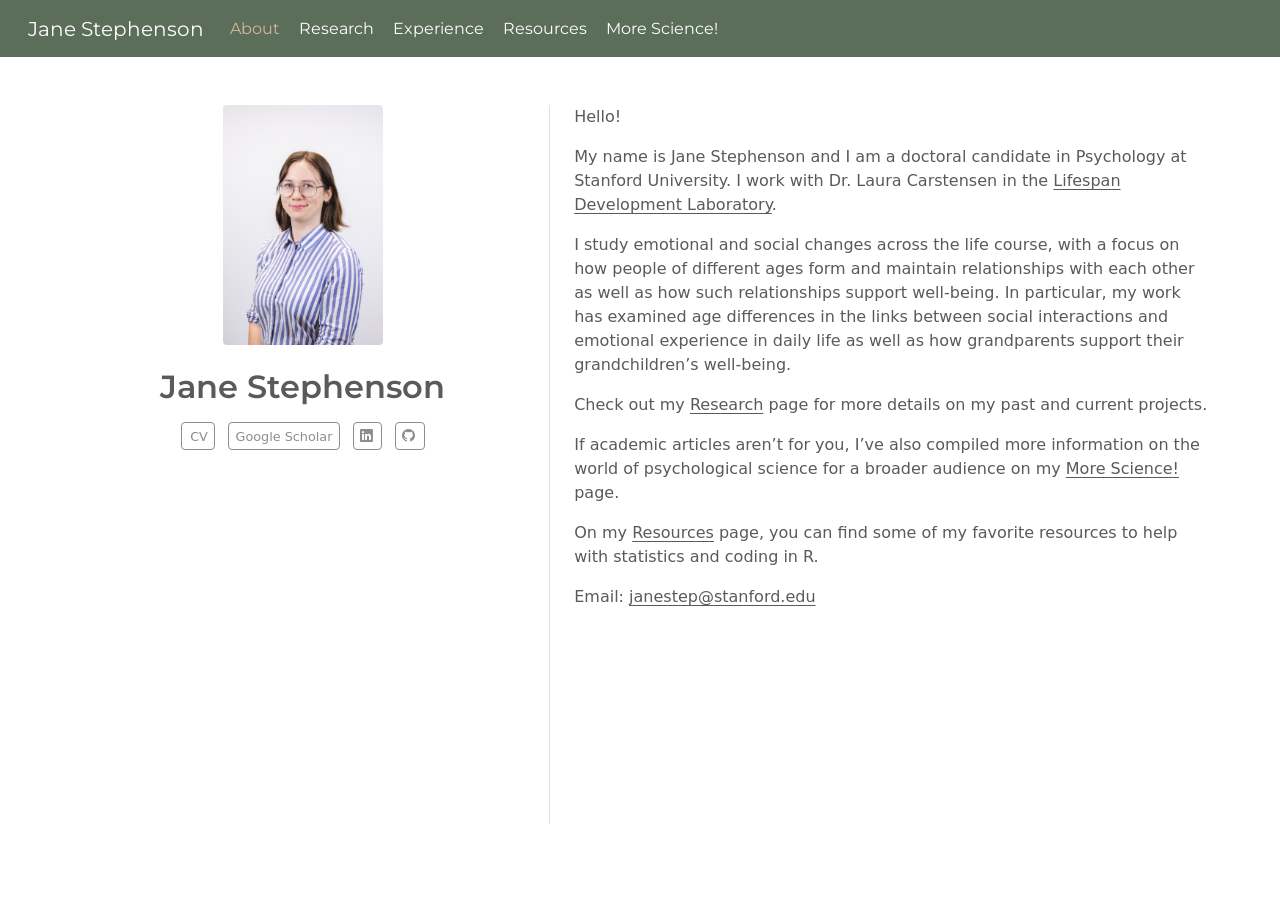
<file: index.html>
<!DOCTYPE html>
<html xmlns="http://www.w3.org/1999/xhtml" lang="en" xml:lang="en"><head>

<meta charset="utf-8">
<meta name="generator" content="quarto-1.10.18">

<meta name="viewport" content="width=device-width, initial-scale=1.0, user-scalable=yes">


<title>Jane Stephenson</title>
<style>
/* Default styles provided by pandoc.
** See https://pandoc.org/MANUAL.html#variables-for-html for config info.
*/
span.smallcaps{font-variant: small-caps;}
div.columns{display: flex; gap: 1.5em;}
div.column{flex: auto;}
@media screen {
div.columns{gap: min(4vw, 1.5em);}
div.column{overflow-x: auto;}
}
div.hanging-indent{margin-left: 1.5em; text-indent: -1.5em;}
ul.task-list{list-style: none;}
ul.task-list li input[type="checkbox"] {
  width: 0.8em;
  margin: 0 0.8em 0.2em -1em; /* quarto-specific, see https://github.com/quarto-dev/quarto-cli/issues/4556 */ 
  vertical-align: middle;
}
</style>


<script src="site_libs/quarto-nav/quarto-nav.js"></script>
<script src="site_libs/quarto-nav/headroom.min.js"></script>
<script src="site_libs/clipboard/clipboard.min.js"></script>
<script src="site_libs/quarto-search/autocomplete.umd.js"></script>
<script src="site_libs/quarto-search/fuse.min.js"></script>
<script src="site_libs/quarto-search/quarto-search.js"></script>
<meta name="quarto:offset" content="./">
<script src="site_libs/quarto-html/quarto.js" type="module"></script>
<script src="site_libs/quarto-html/tabsets/tabsets.js" type="module"></script>
<script src="site_libs/quarto-html/popper.min.js"></script>
<script src="site_libs/quarto-html/tippy.umd.min.js"></script>
<link href="site_libs/quarto-html/tippy.css" rel="stylesheet">
<link href="site_libs/quarto-html/quarto-syntax-highlighting-64a204ab8560d761af7679ceaba22944.css" rel="stylesheet" id="quarto-text-highlighting-styles">
<script src="site_libs/bootstrap/bootstrap.min.js"></script>
<link href="site_libs/bootstrap/bootstrap-icons.css" rel="stylesheet">
<link href="site_libs/bootstrap/bootstrap-9bbc0906ec1989cf3dc9237e767633c0.min.css" rel="stylesheet" append-hash="true" id="quarto-bootstrap" data-mode="light">
<script id="quarto-search-options" type="application/json">{
  "location": "navbar",
  "copy-button": false,
  "collapse-after": 3,
  "panel-placement": "end",
  "type": "overlay",
  "limit": 50,
  "keyboard-shortcut": [
    "f",
    "/",
    "s"
  ],
  "show-item-context": false,
  "language": {
    "search-no-results-text": "No results",
    "search-matching-documents-text": "matching documents",
    "search-copy-link-title": "Copy link to search",
    "search-hide-matches-text": "Hide additional matches",
    "search-more-match-text": "more match in this document",
    "search-more-matches-text": "more matches in this document",
    "search-clear-button-title": "Clear",
    "search-text-placeholder": "",
    "search-detached-cancel-button-title": "Cancel",
    "search-submit-button-title": "Submit",
    "search-label": "Search"
  }
}</script>


<link rel="stylesheet" href="styles.css">
</head>

<body class="nav-fixed quarto-light">

<div id="quarto-search-results"></div>
  <header id="quarto-header" class="headroom fixed-top">
    <nav class="navbar navbar-expand-lg " data-bs-theme="dark">
      <div class="navbar-container container-fluid">
      <div class="navbar-brand-container mx-auto">
    <a class="navbar-brand" href="./index.html">
    <span class="navbar-title">Jane Stephenson</span>
    </a>
  </div>
          <button class="navbar-toggler" type="button" data-bs-toggle="collapse" data-bs-target="#navbarCollapse" aria-controls="navbarCollapse" role="menu" aria-expanded="false" aria-label="Toggle navigation" onclick="if (window.quartoToggleHeadroom) { window.quartoToggleHeadroom(); }">
  <span class="navbar-toggler-icon"></span>
</button>
          <div class="collapse navbar-collapse" id="navbarCollapse">
            <ul class="navbar-nav navbar-nav-scroll me-auto">
  <li class="nav-item">
    <a class="nav-link active" href="./index.html" aria-current="page"> 
<span class="menu-text">About</span></a>
  </li>  
  <li class="nav-item">
    <a class="nav-link" href="./research.html"> 
<span class="menu-text">Research</span></a>
  </li>  
  <li class="nav-item">
    <a class="nav-link" href="./teaching.html"> 
<span class="menu-text">Experience</span></a>
  </li>  
  <li class="nav-item">
    <a class="nav-link" href="./code.html"> 
<span class="menu-text">Resources</span></a>
  </li>  
  <li class="nav-item">
    <a class="nav-link" href="./more_science.html"> 
<span class="menu-text">More Science!</span></a>
  </li>  
</ul>
          </div> <!-- /navcollapse -->
            <div class="quarto-navbar-tools">
</div>
      </div> <!-- /container-fluid -->
    </nav>
</header>
<!-- content -->
<div id="quarto-content" class="quarto-container page-columns page-rows-contents page-layout-full page-navbar">
<!-- sidebar -->
<!-- margin-sidebar -->
    
<!-- main -->
<div class="quarto-about-trestles column-page">
  <div class="about-entity">
    <img src="images/avatar.jpg" class="about-image
  rounded " style="width: 10em;">
<header id="title-block-header" class="quarto-title-block default">
<div class="quarto-title">
<h1 class="title">Jane Stephenson</h1>
</div>
<div class="quarto-title-meta column-page">
  </div>
</header>
    <div class="about-links">
  <a href="/files/cv.pdf" class="about-link" rel="" target="">
    <i class="bi bi-CV"></i>
     <span class="about-link-text">CV</span>
  </a>
  <a href="https://scholar.google.com/citations?user=xtpnvVEAAAAJ&amp;hl=en" class="about-link" rel="" target="">
     <span class="about-link-text">Google Scholar</span>
  </a>
  <a href="https://www.linkedin.com/in/jane-stephenson-5705381b6/" class="about-link" rel="" target="">
    <i class="bi bi-linkedin"></i>
     <span class="about-link-text"></span>
  </a>
  <a href="https://github.com/janestephenson" class="about-link" rel="" target="">
    <i class="bi bi-github"></i>
     <span class="about-link-text"></span>
  </a>
</div>
  </div>
  <div class="about-contents"><main class="content column-page" id="quarto-document-content">
<p>Hello!</p>
<p>My name is Jane Stephenson and I am a doctoral candidate in Psychology at Stanford University. I work with Dr.&nbsp;Laura Carstensen in the <a href="https://lifespan.stanford.edu/">Lifespan Development Laboratory</a>.</p>
<p>I study emotional and social changes across the life course, with a focus on how people of different ages form and maintain relationships with each other as well as how such relationships support well-being. In particular, my work has examined age differences in the links between social interactions and emotional experience in daily life as well as how grandparents support their grandchildren’s well-being.</p>
<p>Check out my <a href="./research.html">Research</a> page for more details on my past and current projects.</p>
<p>If academic articles aren’t for you, I’ve also compiled more information on the world of psychological science for a broader audience on my <a href="./more-science.qmd">More Science!</a> page.</p>
<p>On my <a href="./code.html">Resources</a> page, you can find some of my favorite resources to help with statistics and coding in R.</p>
<p>Email: <a href="mailto:janestep@stanford.edu">janestep@stanford.edu</a></p>


</main></div>
</div>
 <!-- /main -->
<script id="quarto-html-after-body" type="application/javascript">
  window.document.addEventListener("DOMContentLoaded", function (event) {
    const isCodeAnnotation = (el) => {
      for (const clz of el.classList) {
        if (clz.startsWith('code-annotation-')) {                     
          return true;
        }
      }
      return false;
    }
    const onCopySuccess = function(e) {
      // button target
      const button = e.trigger;
      // don't keep focus
      button.blur();
      // flash "checked"
      button.classList.add('code-copy-button-checked');
      var currentTitle = button.getAttribute("title");
      button.setAttribute("title", "Copied!");
      let tooltip;
      if (window.bootstrap) {
        button.setAttribute("data-bs-toggle", "tooltip");
        button.setAttribute("data-bs-placement", "left");
        button.setAttribute("data-bs-title", "Copied!");
        tooltip = new bootstrap.Tooltip(button, 
          { trigger: "manual", 
            customClass: "code-copy-button-tooltip",
            offset: [0, -8]});
        tooltip.show();    
      }
      setTimeout(function() {
        if (tooltip) {
          tooltip.hide();
          button.removeAttribute("data-bs-title");
          button.removeAttribute("data-bs-toggle");
          button.removeAttribute("data-bs-placement");
        }
        button.setAttribute("title", currentTitle);
        button.classList.remove('code-copy-button-checked');
      }, 1000);
      // clear code selection
      e.clearSelection();
    }
    const getTextToCopy = function(trigger) {
      const outerScaffold = trigger.parentElement.cloneNode(true);
      const codeEl = outerScaffold.querySelector('code');
      for (const childEl of codeEl.children) {
        if (isCodeAnnotation(childEl)) {
          childEl.remove();
        }
      }
      return codeEl.innerText;
    }
    const clipboard = new window.ClipboardJS('.code-copy-button:not([data-in-quarto-modal])', {
      text: getTextToCopy
    });
    clipboard.on('success', onCopySuccess);
    if (window.document.getElementById('quarto-embedded-source-code-modal')) {
      const clipboardModal = new window.ClipboardJS('.code-copy-button[data-in-quarto-modal]', {
        text: getTextToCopy,
        container: window.document.getElementById('quarto-embedded-source-code-modal')
      });
      clipboardModal.on('success', onCopySuccess);
    }
      var localhostRegex = new RegExp(/^(?:http|https):\/\/localhost\:?[0-9]*\//);
      var mailtoRegex = new RegExp(/^mailto:/);
        var filterRegex = new RegExp("https:\/\/janestephenson\.github\.io\/jane-website\/");
      var isInternal = (href) => {
          return filterRegex.test(href) || localhostRegex.test(href) || mailtoRegex.test(href);
      }
      // Inspect non-navigation links and adorn them if external
     var links = window.document.querySelectorAll('a[href]:not(.nav-link):not(.navbar-brand):not(.toc-action):not(.sidebar-link):not(.sidebar-item-toggle):not(.pagination-link):not(.no-external):not([aria-hidden]):not(.dropdown-item):not(.quarto-navigation-tool):not(.about-link)');
      for (var i=0; i<links.length; i++) {
        const link = links[i];
        if (!isInternal(link.href)) {
          // undo the damage that might have been done by quarto-nav.js in the case of
          // links that we want to consider external
          if (link.dataset.originalHref !== undefined) {
            link.href = link.dataset.originalHref;
          }
        }
      }
    function tippyHover(el, contentFn, onTriggerFn, onUntriggerFn) {
      const config = {
        allowHTML: true,
        maxWidth: 500,
        delay: 100,
        arrow: false,
        appendTo: function(el) {
            return el.parentElement;
        },
        interactive: true,
        interactiveBorder: 10,
        theme: 'quarto',
        placement: 'bottom-start',
      };
      if (contentFn) {
        config.content = contentFn;
      }
      if (onTriggerFn) {
        config.onTrigger = onTriggerFn;
      }
      if (onUntriggerFn) {
        config.onUntrigger = onUntriggerFn;
      }
      window.tippy(el, config); 
    }
    const noterefs = window.document.querySelectorAll('a[role="doc-noteref"]');
    for (var i=0; i<noterefs.length; i++) {
      const ref = noterefs[i];
      tippyHover(ref, function() {
        // use id or data attribute instead here
        let href = ref.getAttribute('data-footnote-href') || ref.getAttribute('href');
        try { href = new URL(href).hash; } catch {}
        const id = href.replace(/^#\/?/, "");
        const note = window.document.getElementById(id);
        if (note) {
          return note.innerHTML;
        } else {
          return "";
        }
      });
    }
    const xrefs = window.document.querySelectorAll('a.quarto-xref');
    const processXRef = (id, note) => {
      // Strip column container classes
      const stripColumnClz = (el) => {
        el.classList.remove("page-full", "page-columns");
        if (el.children) {
          for (const child of el.children) {
            stripColumnClz(child);
          }
        }
      }
      stripColumnClz(note)
      if (id === null || id.startsWith('sec-')) {
        // Special case sections, only their first couple elements
        const container = document.createElement("div");
        if (note.children && note.children.length > 2) {
          container.appendChild(note.children[0].cloneNode(true));
          for (let i = 1; i < note.children.length; i++) {
            const child = note.children[i];
            if (child.tagName === "P" && child.innerText === "") {
              continue;
            } else {
              container.appendChild(child.cloneNode(true));
              break;
            }
          }
          if (window.Quarto?.typesetMath) {
            window.Quarto.typesetMath(container);
          }
          return container.innerHTML
        } else {
          if (window.Quarto?.typesetMath) {
            window.Quarto.typesetMath(note);
          }
          return note.innerHTML;
        }
      } else {
        // Remove any anchor links if they are present
        const anchorLink = note.querySelector('a.anchorjs-link');
        if (anchorLink) {
          anchorLink.remove();
        }
        if (window.Quarto?.typesetMath) {
          window.Quarto.typesetMath(note);
        }
        if (note.classList.contains("callout")) {
          return note.outerHTML;
        } else {
          return note.innerHTML;
        }
      }
    }
    for (var i=0; i<xrefs.length; i++) {
      const xref = xrefs[i];
      tippyHover(xref, undefined, function(instance) {
        instance.disable();
        let url = xref.getAttribute('href');
        let hash = undefined; 
        if (url.startsWith('#')) {
          hash = url;
        } else {
          try { hash = new URL(url).hash; } catch {}
        }
        if (hash) {
          const id = hash.replace(/^#\/?/, "");
          const note = window.document.getElementById(id);
          if (note !== null) {
            try {
              const html = processXRef(id, note.cloneNode(true));
              instance.setContent(html);
            } finally {
              instance.enable();
              instance.show();
            }
          } else {
            // See if we can fetch this
            fetch(url.split('#')[0])
            .then(res => res.text())
            .then(html => {
              const parser = new DOMParser();
              const htmlDoc = parser.parseFromString(html, "text/html");
              const note = htmlDoc.getElementById(id);
              if (note !== null) {
                const html = processXRef(id, note);
                instance.setContent(html);
              } 
            }).finally(() => {
              instance.enable();
              instance.show();
            });
          }
        } else {
          // See if we can fetch a full url (with no hash to target)
          // This is a special case and we should probably do some content thinning / targeting
          fetch(url)
          .then(res => res.text())
          .then(html => {
            const parser = new DOMParser();
            const htmlDoc = parser.parseFromString(html, "text/html");
            const note = htmlDoc.querySelector('main.content');
            if (note !== null) {
              // This should only happen for chapter cross references
              // (since there is no id in the URL)
              // remove the first header
              if (note.children.length > 0 && note.children[0].tagName === "HEADER") {
                note.children[0].remove();
              }
              const html = processXRef(null, note);
              instance.setContent(html);
            } 
          }).finally(() => {
            instance.enable();
            instance.show();
          });
        }
      }, function(instance) {
      });
    }
        let selectedAnnoteEl;
        const selectorForAnnotation = ( cell, annotation) => {
          let cellAttr = 'data-code-cell="' + cell + '"';
          let lineAttr = 'data-code-annotation="' +  annotation + '"';
          const selector = 'span[' + cellAttr + '][' + lineAttr + ']';
          return selector;
        }
        const selectCodeLines = (annoteEl) => {
          const doc = window.document;
          const targetCell = annoteEl.getAttribute("data-target-cell");
          const targetAnnotation = annoteEl.getAttribute("data-target-annotation");
          const annoteSpan = window.document.querySelector(selectorForAnnotation(targetCell, targetAnnotation));
          const lines = annoteSpan.getAttribute("data-code-lines").split(",");
          const lineIds = lines.map((line) => {
            return targetCell + "-" + line;
          })
          let top = null;
          let height = null;
          let parent = null;
          if (lineIds.length > 0) {
              //compute the position of the single el (top and bottom and make a div)
              const el = window.document.getElementById(lineIds[0]);
              top = el.offsetTop;
              height = el.offsetHeight;
              parent = el.parentElement.parentElement;
            if (lineIds.length > 1) {
              const lastEl = window.document.getElementById(lineIds[lineIds.length - 1]);
              const bottom = lastEl.offsetTop + lastEl.offsetHeight;
              height = bottom - top;
            }
            if (top !== null && height !== null && parent !== null) {
              // cook up a div (if necessary) and position it 
              let div = window.document.getElementById("code-annotation-line-highlight");
              if (div === null) {
                div = window.document.createElement("div");
                div.setAttribute("id", "code-annotation-line-highlight");
                div.style.position = 'absolute';
                parent.appendChild(div);
              }
              div.style.top = top - 2 + "px";
              div.style.height = height + 4 + "px";
              div.style.left = 0;
              let gutterDiv = window.document.getElementById("code-annotation-line-highlight-gutter");
              if (gutterDiv === null) {
                gutterDiv = window.document.createElement("div");
                gutterDiv.setAttribute("id", "code-annotation-line-highlight-gutter");
                gutterDiv.style.position = 'absolute';
                const codeCell = window.document.getElementById(targetCell);
                const gutter = codeCell.querySelector('.code-annotation-gutter');
                gutter.appendChild(gutterDiv);
              }
              gutterDiv.style.top = top - 2 + "px";
              gutterDiv.style.height = height + 4 + "px";
            }
            selectedAnnoteEl = annoteEl;
          }
        };
        const unselectCodeLines = () => {
          const elementsIds = ["code-annotation-line-highlight", "code-annotation-line-highlight-gutter"];
          elementsIds.forEach((elId) => {
            const div = window.document.getElementById(elId);
            if (div) {
              div.remove();
            }
          });
          selectedAnnoteEl = undefined;
        };
          // Handle positioning of the toggle
      window.addEventListener(
        "resize",
        throttle(() => {
          elRect = undefined;
          if (selectedAnnoteEl) {
            selectCodeLines(selectedAnnoteEl);
          }
        }, 10)
      );
      function throttle(fn, ms) {
      let throttle = false;
      let timer;
        return (...args) => {
          if(!throttle) { // first call gets through
              fn.apply(this, args);
              throttle = true;
          } else { // all the others get throttled
              if(timer) clearTimeout(timer); // cancel #2
              timer = setTimeout(() => {
                fn.apply(this, args);
                timer = throttle = false;
              }, ms);
          }
        };
      }
        // Attach click handler to the DT
        const annoteDls = window.document.querySelectorAll('dt[data-target-cell]');
        for (const annoteDlNode of annoteDls) {
          annoteDlNode.addEventListener('click', (event) => {
            const clickedEl = event.target;
            if (clickedEl !== selectedAnnoteEl) {
              unselectCodeLines();
              const activeEl = window.document.querySelector('dt[data-target-cell].code-annotation-active');
              if (activeEl) {
                activeEl.classList.remove('code-annotation-active');
              }
              selectCodeLines(clickedEl);
              clickedEl.classList.add('code-annotation-active');
            } else {
              // Unselect the line
              unselectCodeLines();
              clickedEl.classList.remove('code-annotation-active');
            }
          });
        }
    const findCites = (el) => {
      const parentEl = el.parentElement;
      if (parentEl) {
        const cites = parentEl.dataset.cites;
        if (cites) {
          return {
            el,
            cites: cites.split(' ')
          };
        } else {
          return findCites(el.parentElement)
        }
      } else {
        return undefined;
      }
    };
    var bibliorefs = window.document.querySelectorAll('a[role="doc-biblioref"]');
    for (var i=0; i<bibliorefs.length; i++) {
      const ref = bibliorefs[i];
      const citeInfo = findCites(ref);
      if (citeInfo) {
        tippyHover(citeInfo.el, function() {
          var popup = window.document.createElement('div');
          citeInfo.cites.forEach(function(cite) {
            var citeDiv = window.document.createElement('div');
            citeDiv.classList.add('hanging-indent');
            citeDiv.classList.add('csl-entry');
            var biblioDiv = window.document.getElementById('ref-' + cite);
            if (biblioDiv) {
              citeDiv.innerHTML = biblioDiv.innerHTML;
            }
            popup.appendChild(citeDiv);
          });
          return popup.innerHTML;
        });
      }
    }
  });
  </script>
</div> <!-- /content -->




</body></html>
</file>
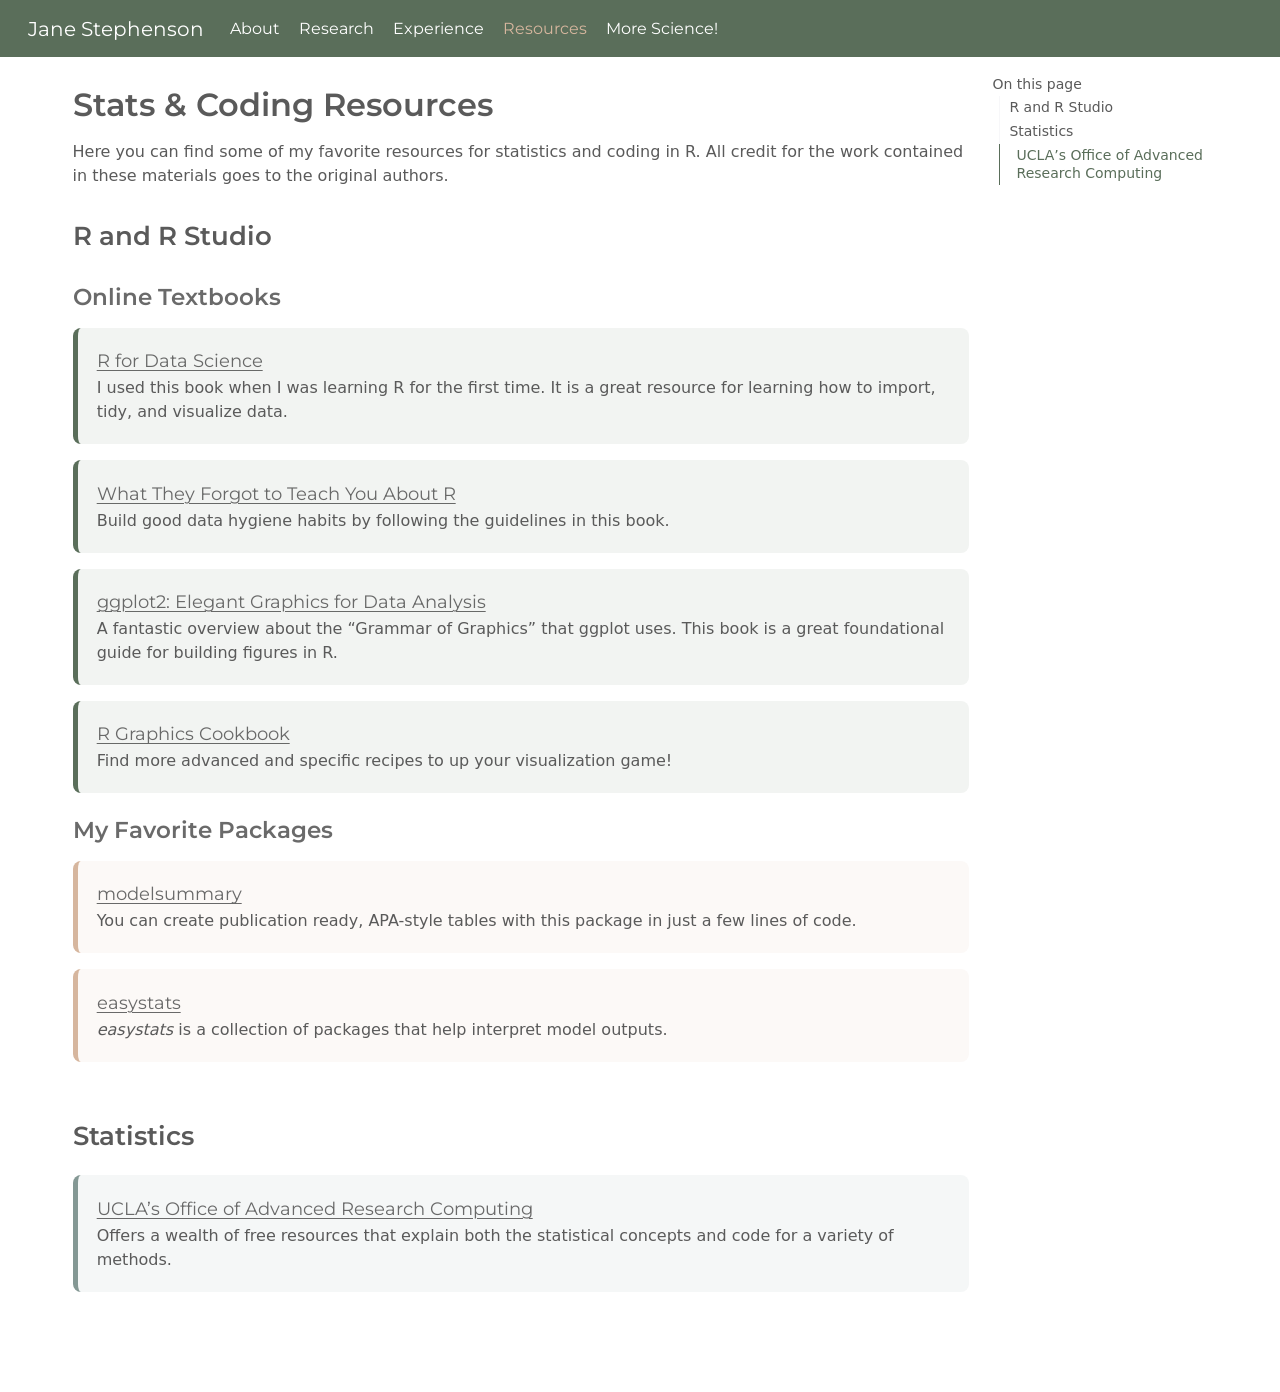
<file: code.html>
<!DOCTYPE html>
<html xmlns="http://www.w3.org/1999/xhtml" lang="en" xml:lang="en"><head>

<meta charset="utf-8">
<meta name="generator" content="quarto-1.10.18">

<meta name="viewport" content="width=device-width, initial-scale=1.0, user-scalable=yes">


<title>Stats &amp; Coding Resources – Jane Stephenson</title>
<style>
/* Default styles provided by pandoc.
** See https://pandoc.org/MANUAL.html#variables-for-html for config info.
*/
span.smallcaps{font-variant: small-caps;}
div.columns{display: flex; gap: 1.5em;}
div.column{flex: auto;}
@media screen {
div.columns{gap: min(4vw, 1.5em);}
div.column{overflow-x: auto;}
}
div.hanging-indent{margin-left: 1.5em; text-indent: -1.5em;}
ul.task-list{list-style: none;}
ul.task-list li input[type="checkbox"] {
  width: 0.8em;
  margin: 0 0.8em 0.2em -1em; /* quarto-specific, see https://github.com/quarto-dev/quarto-cli/issues/4556 */ 
  vertical-align: middle;
}
</style>


<script src="site_libs/quarto-nav/quarto-nav.js"></script>
<script src="site_libs/quarto-nav/headroom.min.js"></script>
<script src="site_libs/clipboard/clipboard.min.js"></script>
<script src="site_libs/quarto-search/autocomplete.umd.js"></script>
<script src="site_libs/quarto-search/fuse.min.js"></script>
<script src="site_libs/quarto-search/quarto-search.js"></script>
<meta name="quarto:offset" content="./">
<script src="site_libs/quarto-html/quarto.js" type="module"></script>
<script src="site_libs/quarto-html/tabsets/tabsets.js" type="module"></script>
<script src="site_libs/quarto-html/popper.min.js"></script>
<script src="site_libs/quarto-html/tippy.umd.min.js"></script>
<link href="site_libs/quarto-html/tippy.css" rel="stylesheet">
<link href="site_libs/quarto-html/quarto-syntax-highlighting-64a204ab8560d761af7679ceaba22944.css" rel="stylesheet" id="quarto-text-highlighting-styles">
<script src="site_libs/bootstrap/bootstrap.min.js"></script>
<link href="site_libs/bootstrap/bootstrap-icons.css" rel="stylesheet">
<link href="site_libs/bootstrap/bootstrap-9bbc0906ec1989cf3dc9237e767633c0.min.css" rel="stylesheet" append-hash="true" id="quarto-bootstrap" data-mode="light">
<script id="quarto-search-options" type="application/json">{
  "location": "navbar",
  "copy-button": false,
  "collapse-after": 3,
  "panel-placement": "end",
  "type": "overlay",
  "limit": 50,
  "keyboard-shortcut": [
    "f",
    "/",
    "s"
  ],
  "show-item-context": false,
  "language": {
    "search-no-results-text": "No results",
    "search-matching-documents-text": "matching documents",
    "search-copy-link-title": "Copy link to search",
    "search-hide-matches-text": "Hide additional matches",
    "search-more-match-text": "more match in this document",
    "search-more-matches-text": "more matches in this document",
    "search-clear-button-title": "Clear",
    "search-text-placeholder": "",
    "search-detached-cancel-button-title": "Cancel",
    "search-submit-button-title": "Submit",
    "search-label": "Search"
  }
}</script>


<link rel="stylesheet" href="styles.css">
</head>

<body class="nav-fixed quarto-light">

<div id="quarto-search-results"></div>
  <header id="quarto-header" class="headroom fixed-top">
    <nav class="navbar navbar-expand-lg " data-bs-theme="dark">
      <div class="navbar-container container-fluid">
      <div class="navbar-brand-container mx-auto">
    <a class="navbar-brand" href="./index.html">
    <span class="navbar-title">Jane Stephenson</span>
    </a>
  </div>
          <button class="navbar-toggler" type="button" data-bs-toggle="collapse" data-bs-target="#navbarCollapse" aria-controls="navbarCollapse" role="menu" aria-expanded="false" aria-label="Toggle navigation" onclick="if (window.quartoToggleHeadroom) { window.quartoToggleHeadroom(); }">
  <span class="navbar-toggler-icon"></span>
</button>
          <div class="collapse navbar-collapse" id="navbarCollapse">
            <ul class="navbar-nav navbar-nav-scroll me-auto">
  <li class="nav-item">
    <a class="nav-link" href="./index.html"> 
<span class="menu-text">About</span></a>
  </li>  
  <li class="nav-item">
    <a class="nav-link" href="./research.html"> 
<span class="menu-text">Research</span></a>
  </li>  
  <li class="nav-item">
    <a class="nav-link" href="./teaching.html"> 
<span class="menu-text">Experience</span></a>
  </li>  
  <li class="nav-item">
    <a class="nav-link active" href="./code.html" aria-current="page"> 
<span class="menu-text">Resources</span></a>
  </li>  
  <li class="nav-item">
    <a class="nav-link" href="./more_science.html"> 
<span class="menu-text">More Science!</span></a>
  </li>  
</ul>
          </div> <!-- /navcollapse -->
            <div class="quarto-navbar-tools">
</div>
      </div> <!-- /container-fluid -->
    </nav>
</header>
<!-- content -->
<div id="quarto-content" class="quarto-container page-columns page-rows-contents page-layout-full page-navbar">
<!-- sidebar -->
<!-- margin-sidebar -->
    <div id="quarto-margin-sidebar" class="sidebar margin-sidebar">
        <nav id="TOC" role="doc-toc" class="toc-active">
    <h2 id="toc-title">On this page</h2>
   
  <ul>
  <li><a href="#r-and-r-studio" id="toc-r-and-r-studio" class="nav-link active" data-scroll-target="#r-and-r-studio">R and R Studio</a>
  <ul class="collapse">
  <li><a href="#online-textbooks" id="toc-online-textbooks" class="nav-link" data-scroll-target="#online-textbooks">Online Textbooks</a></li>
  <li><a href="#my-favorite-packages" id="toc-my-favorite-packages" class="nav-link" data-scroll-target="#my-favorite-packages">My Favorite Packages</a></li>
  </ul></li>
  <li><a href="#statistics" id="toc-statistics" class="nav-link" data-scroll-target="#statistics">Statistics</a>
  <ul class="collapse">
  <li><a href="#uclas-office-of-advanced-research-computing" id="toc-uclas-office-of-advanced-research-computing" class="nav-link" data-scroll-target="#uclas-office-of-advanced-research-computing">UCLA’s Office of Advanced Research Computing</a></li>
  </ul></li>
  </ul>
</nav>
    </div>
<!-- main -->
<main class="content column-page-left" id="quarto-document-content">

<header id="title-block-header" class="quarto-title-block default">
<div class="quarto-title">
<h1 class="title">Stats &amp; Coding Resources</h1>
</div>



<div class="quarto-title-meta column-page-left">

    
  
    
  </div>
  


</header>


<p>Here you can find some of my favorite resources for statistics and coding in R. All credit for the work contained in these materials goes to the original authors.</p>
<section id="r-and-r-studio" class="level2 exp-heading accent-1">
<h2 class="exp-heading accent-1" data-anchor-id="r-and-r-studio">R and R Studio</h2>
<section id="online-textbooks" class="level3 exp-heading accent-1">
<h3 class="exp-heading accent-1" data-anchor-id="online-textbooks">Online Textbooks</h3>
</section>
<div class="exp-stack">
<section id="r-for-data-science" class="level3 exp-card accent-1">
<h3 data-anchor-id="r-for-data-science"><a href="https://r4ds.hadley.nz/">R for Data Science</a></h3>
<p>I used this book when I was learning R for the first time. It is a great resource for learning how to import, tidy, and visualize data.</p>
</section>
<section id="what-they-forgot-to-teach-you-about-r" class="level3 exp-card accent-1">
<h3 data-anchor-id="what-they-forgot-to-teach-you-about-r"><a href="https://rstats.wtf/">What They Forgot to Teach You About R</a></h3>
<p>Build good data hygiene habits by following the guidelines in this book.</p>
</section>
<section id="ggplot2-elegant-graphics-for-data-analysis" class="level3 exp-card accent-1">
<h3 data-anchor-id="ggplot2-elegant-graphics-for-data-analysis"><a href="https://ggplot2-book.org/">ggplot2: Elegant Graphics for Data Analysis</a></h3>
<p>A fantastic overview about the “Grammar of Graphics” that ggplot uses. This book is a great foundational guide for building figures in R.</p>
</section>
<section id="r-graphics-cookbook" class="level3 exp-card accent-1">
<h3 data-anchor-id="r-graphics-cookbook"><a href="https://r-graphics.org/index.html">R Graphics Cookbook</a></h3>
<p>Find more advanced and specific recipes to up your visualization game!</p>
</section>
</div>
<section id="my-favorite-packages" class="level3 exp-heading accent-1">
<h3 class="exp-heading accent-1" data-anchor-id="my-favorite-packages">My Favorite Packages</h3>
</section>
<div class="exp-stack">
<section id="modelsummary" class="level3 exp-card accent-2">
<h3 data-anchor-id="modelsummary"><a href="https://modelsummary.com/vignettes/get_started.html">modelsummary</a></h3>
<p>You can create publication ready, APA-style tables with this package in just a few lines of code.</p>
</section>
<section id="easystats" class="level3 exp-card accent-2">
<h3 data-anchor-id="easystats"><a href="https://easystats.github.io/easystats/">easystats</a></h3>
<p><em>easystats</em> is a collection of packages that help interpret model outputs.</p>
</section>
</div>
</section>
<section id="statistics" class="level2 exp-heading accent-1">
<h2 class="exp-heading accent-1" data-anchor-id="statistics">Statistics</h2>
<div class="exp-stack">
<section id="uclas-office-of-advanced-research-computing" class="level3 exp-card accent-3">
<h3 data-anchor-id="uclas-office-of-advanced-research-computing"><a href="https://stats.oarc.ucla.edu/other/mult-pkg/seminars/#R">UCLA’s Office of Advanced Research Computing</a></h3>
<p>Offers a wealth of free resources that explain both the statistical concepts and code for a variety of methods.</p>
</section>
</div>


</section>

</main> <!-- /main -->
<script id="quarto-html-after-body" type="application/javascript">
  window.document.addEventListener("DOMContentLoaded", function (event) {
    const isCodeAnnotation = (el) => {
      for (const clz of el.classList) {
        if (clz.startsWith('code-annotation-')) {                     
          return true;
        }
      }
      return false;
    }
    const onCopySuccess = function(e) {
      // button target
      const button = e.trigger;
      // don't keep focus
      button.blur();
      // flash "checked"
      button.classList.add('code-copy-button-checked');
      var currentTitle = button.getAttribute("title");
      button.setAttribute("title", "Copied!");
      let tooltip;
      if (window.bootstrap) {
        button.setAttribute("data-bs-toggle", "tooltip");
        button.setAttribute("data-bs-placement", "left");
        button.setAttribute("data-bs-title", "Copied!");
        tooltip = new bootstrap.Tooltip(button, 
          { trigger: "manual", 
            customClass: "code-copy-button-tooltip",
            offset: [0, -8]});
        tooltip.show();    
      }
      setTimeout(function() {
        if (tooltip) {
          tooltip.hide();
          button.removeAttribute("data-bs-title");
          button.removeAttribute("data-bs-toggle");
          button.removeAttribute("data-bs-placement");
        }
        button.setAttribute("title", currentTitle);
        button.classList.remove('code-copy-button-checked');
      }, 1000);
      // clear code selection
      e.clearSelection();
    }
    const getTextToCopy = function(trigger) {
      const outerScaffold = trigger.parentElement.cloneNode(true);
      const codeEl = outerScaffold.querySelector('code');
      for (const childEl of codeEl.children) {
        if (isCodeAnnotation(childEl)) {
          childEl.remove();
        }
      }
      return codeEl.innerText;
    }
    const clipboard = new window.ClipboardJS('.code-copy-button:not([data-in-quarto-modal])', {
      text: getTextToCopy
    });
    clipboard.on('success', onCopySuccess);
    if (window.document.getElementById('quarto-embedded-source-code-modal')) {
      const clipboardModal = new window.ClipboardJS('.code-copy-button[data-in-quarto-modal]', {
        text: getTextToCopy,
        container: window.document.getElementById('quarto-embedded-source-code-modal')
      });
      clipboardModal.on('success', onCopySuccess);
    }
      var localhostRegex = new RegExp(/^(?:http|https):\/\/localhost\:?[0-9]*\//);
      var mailtoRegex = new RegExp(/^mailto:/);
        var filterRegex = new RegExp("https:\/\/janestephenson\.github\.io\/jane-website\/");
      var isInternal = (href) => {
          return filterRegex.test(href) || localhostRegex.test(href) || mailtoRegex.test(href);
      }
      // Inspect non-navigation links and adorn them if external
     var links = window.document.querySelectorAll('a[href]:not(.nav-link):not(.navbar-brand):not(.toc-action):not(.sidebar-link):not(.sidebar-item-toggle):not(.pagination-link):not(.no-external):not([aria-hidden]):not(.dropdown-item):not(.quarto-navigation-tool):not(.about-link)');
      for (var i=0; i<links.length; i++) {
        const link = links[i];
        if (!isInternal(link.href)) {
          // undo the damage that might have been done by quarto-nav.js in the case of
          // links that we want to consider external
          if (link.dataset.originalHref !== undefined) {
            link.href = link.dataset.originalHref;
          }
        }
      }
    function tippyHover(el, contentFn, onTriggerFn, onUntriggerFn) {
      const config = {
        allowHTML: true,
        maxWidth: 500,
        delay: 100,
        arrow: false,
        appendTo: function(el) {
            return el.parentElement;
        },
        interactive: true,
        interactiveBorder: 10,
        theme: 'quarto',
        placement: 'bottom-start',
      };
      if (contentFn) {
        config.content = contentFn;
      }
      if (onTriggerFn) {
        config.onTrigger = onTriggerFn;
      }
      if (onUntriggerFn) {
        config.onUntrigger = onUntriggerFn;
      }
      window.tippy(el, config); 
    }
    const noterefs = window.document.querySelectorAll('a[role="doc-noteref"]');
    for (var i=0; i<noterefs.length; i++) {
      const ref = noterefs[i];
      tippyHover(ref, function() {
        // use id or data attribute instead here
        let href = ref.getAttribute('data-footnote-href') || ref.getAttribute('href');
        try { href = new URL(href).hash; } catch {}
        const id = href.replace(/^#\/?/, "");
        const note = window.document.getElementById(id);
        if (note) {
          return note.innerHTML;
        } else {
          return "";
        }
      });
    }
    const xrefs = window.document.querySelectorAll('a.quarto-xref');
    const processXRef = (id, note) => {
      // Strip column container classes
      const stripColumnClz = (el) => {
        el.classList.remove("page-full", "page-columns");
        if (el.children) {
          for (const child of el.children) {
            stripColumnClz(child);
          }
        }
      }
      stripColumnClz(note)
      if (id === null || id.startsWith('sec-')) {
        // Special case sections, only their first couple elements
        const container = document.createElement("div");
        if (note.children && note.children.length > 2) {
          container.appendChild(note.children[0].cloneNode(true));
          for (let i = 1; i < note.children.length; i++) {
            const child = note.children[i];
            if (child.tagName === "P" && child.innerText === "") {
              continue;
            } else {
              container.appendChild(child.cloneNode(true));
              break;
            }
          }
          if (window.Quarto?.typesetMath) {
            window.Quarto.typesetMath(container);
          }
          return container.innerHTML
        } else {
          if (window.Quarto?.typesetMath) {
            window.Quarto.typesetMath(note);
          }
          return note.innerHTML;
        }
      } else {
        // Remove any anchor links if they are present
        const anchorLink = note.querySelector('a.anchorjs-link');
        if (anchorLink) {
          anchorLink.remove();
        }
        if (window.Quarto?.typesetMath) {
          window.Quarto.typesetMath(note);
        }
        if (note.classList.contains("callout")) {
          return note.outerHTML;
        } else {
          return note.innerHTML;
        }
      }
    }
    for (var i=0; i<xrefs.length; i++) {
      const xref = xrefs[i];
      tippyHover(xref, undefined, function(instance) {
        instance.disable();
        let url = xref.getAttribute('href');
        let hash = undefined; 
        if (url.startsWith('#')) {
          hash = url;
        } else {
          try { hash = new URL(url).hash; } catch {}
        }
        if (hash) {
          const id = hash.replace(/^#\/?/, "");
          const note = window.document.getElementById(id);
          if (note !== null) {
            try {
              const html = processXRef(id, note.cloneNode(true));
              instance.setContent(html);
            } finally {
              instance.enable();
              instance.show();
            }
          } else {
            // See if we can fetch this
            fetch(url.split('#')[0])
            .then(res => res.text())
            .then(html => {
              const parser = new DOMParser();
              const htmlDoc = parser.parseFromString(html, "text/html");
              const note = htmlDoc.getElementById(id);
              if (note !== null) {
                const html = processXRef(id, note);
                instance.setContent(html);
              } 
            }).finally(() => {
              instance.enable();
              instance.show();
            });
          }
        } else {
          // See if we can fetch a full url (with no hash to target)
          // This is a special case and we should probably do some content thinning / targeting
          fetch(url)
          .then(res => res.text())
          .then(html => {
            const parser = new DOMParser();
            const htmlDoc = parser.parseFromString(html, "text/html");
            const note = htmlDoc.querySelector('main.content');
            if (note !== null) {
              // This should only happen for chapter cross references
              // (since there is no id in the URL)
              // remove the first header
              if (note.children.length > 0 && note.children[0].tagName === "HEADER") {
                note.children[0].remove();
              }
              const html = processXRef(null, note);
              instance.setContent(html);
            } 
          }).finally(() => {
            instance.enable();
            instance.show();
          });
        }
      }, function(instance) {
      });
    }
        let selectedAnnoteEl;
        const selectorForAnnotation = ( cell, annotation) => {
          let cellAttr = 'data-code-cell="' + cell + '"';
          let lineAttr = 'data-code-annotation="' +  annotation + '"';
          const selector = 'span[' + cellAttr + '][' + lineAttr + ']';
          return selector;
        }
        const selectCodeLines = (annoteEl) => {
          const doc = window.document;
          const targetCell = annoteEl.getAttribute("data-target-cell");
          const targetAnnotation = annoteEl.getAttribute("data-target-annotation");
          const annoteSpan = window.document.querySelector(selectorForAnnotation(targetCell, targetAnnotation));
          const lines = annoteSpan.getAttribute("data-code-lines").split(",");
          const lineIds = lines.map((line) => {
            return targetCell + "-" + line;
          })
          let top = null;
          let height = null;
          let parent = null;
          if (lineIds.length > 0) {
              //compute the position of the single el (top and bottom and make a div)
              const el = window.document.getElementById(lineIds[0]);
              top = el.offsetTop;
              height = el.offsetHeight;
              parent = el.parentElement.parentElement;
            if (lineIds.length > 1) {
              const lastEl = window.document.getElementById(lineIds[lineIds.length - 1]);
              const bottom = lastEl.offsetTop + lastEl.offsetHeight;
              height = bottom - top;
            }
            if (top !== null && height !== null && parent !== null) {
              // cook up a div (if necessary) and position it 
              let div = window.document.getElementById("code-annotation-line-highlight");
              if (div === null) {
                div = window.document.createElement("div");
                div.setAttribute("id", "code-annotation-line-highlight");
                div.style.position = 'absolute';
                parent.appendChild(div);
              }
              div.style.top = top - 2 + "px";
              div.style.height = height + 4 + "px";
              div.style.left = 0;
              let gutterDiv = window.document.getElementById("code-annotation-line-highlight-gutter");
              if (gutterDiv === null) {
                gutterDiv = window.document.createElement("div");
                gutterDiv.setAttribute("id", "code-annotation-line-highlight-gutter");
                gutterDiv.style.position = 'absolute';
                const codeCell = window.document.getElementById(targetCell);
                const gutter = codeCell.querySelector('.code-annotation-gutter');
                gutter.appendChild(gutterDiv);
              }
              gutterDiv.style.top = top - 2 + "px";
              gutterDiv.style.height = height + 4 + "px";
            }
            selectedAnnoteEl = annoteEl;
          }
        };
        const unselectCodeLines = () => {
          const elementsIds = ["code-annotation-line-highlight", "code-annotation-line-highlight-gutter"];
          elementsIds.forEach((elId) => {
            const div = window.document.getElementById(elId);
            if (div) {
              div.remove();
            }
          });
          selectedAnnoteEl = undefined;
        };
          // Handle positioning of the toggle
      window.addEventListener(
        "resize",
        throttle(() => {
          elRect = undefined;
          if (selectedAnnoteEl) {
            selectCodeLines(selectedAnnoteEl);
          }
        }, 10)
      );
      function throttle(fn, ms) {
      let throttle = false;
      let timer;
        return (...args) => {
          if(!throttle) { // first call gets through
              fn.apply(this, args);
              throttle = true;
          } else { // all the others get throttled
              if(timer) clearTimeout(timer); // cancel #2
              timer = setTimeout(() => {
                fn.apply(this, args);
                timer = throttle = false;
              }, ms);
          }
        };
      }
        // Attach click handler to the DT
        const annoteDls = window.document.querySelectorAll('dt[data-target-cell]');
        for (const annoteDlNode of annoteDls) {
          annoteDlNode.addEventListener('click', (event) => {
            const clickedEl = event.target;
            if (clickedEl !== selectedAnnoteEl) {
              unselectCodeLines();
              const activeEl = window.document.querySelector('dt[data-target-cell].code-annotation-active');
              if (activeEl) {
                activeEl.classList.remove('code-annotation-active');
              }
              selectCodeLines(clickedEl);
              clickedEl.classList.add('code-annotation-active');
            } else {
              // Unselect the line
              unselectCodeLines();
              clickedEl.classList.remove('code-annotation-active');
            }
          });
        }
    const findCites = (el) => {
      const parentEl = el.parentElement;
      if (parentEl) {
        const cites = parentEl.dataset.cites;
        if (cites) {
          return {
            el,
            cites: cites.split(' ')
          };
        } else {
          return findCites(el.parentElement)
        }
      } else {
        return undefined;
      }
    };
    var bibliorefs = window.document.querySelectorAll('a[role="doc-biblioref"]');
    for (var i=0; i<bibliorefs.length; i++) {
      const ref = bibliorefs[i];
      const citeInfo = findCites(ref);
      if (citeInfo) {
        tippyHover(citeInfo.el, function() {
          var popup = window.document.createElement('div');
          citeInfo.cites.forEach(function(cite) {
            var citeDiv = window.document.createElement('div');
            citeDiv.classList.add('hanging-indent');
            citeDiv.classList.add('csl-entry');
            var biblioDiv = window.document.getElementById('ref-' + cite);
            if (biblioDiv) {
              citeDiv.innerHTML = biblioDiv.innerHTML;
            }
            popup.appendChild(citeDiv);
          });
          return popup.innerHTML;
        });
      }
    }
  });
  </script>
</div> <!-- /content -->




</body></html>
</file>
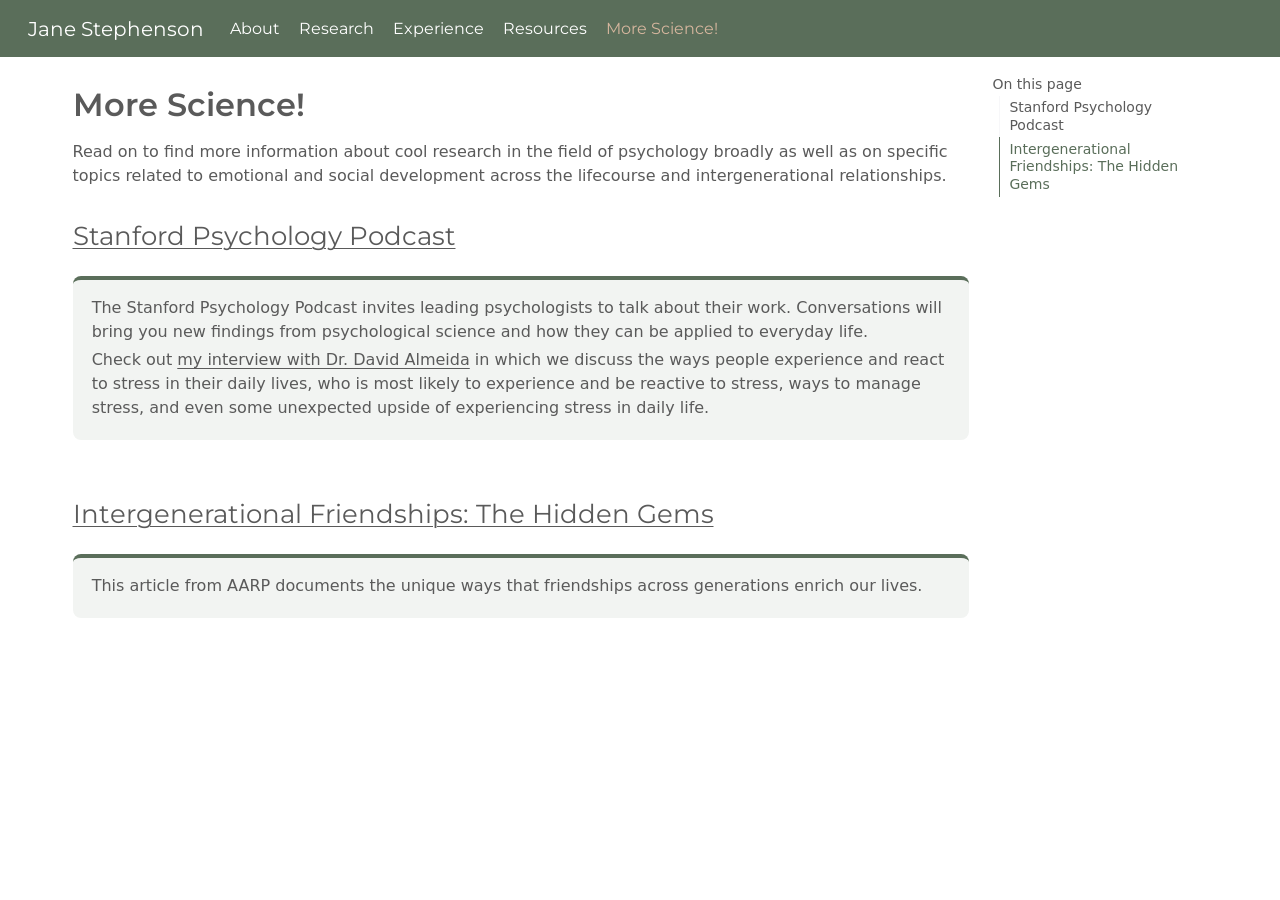
<file: more_science.html>
<!DOCTYPE html>
<html xmlns="http://www.w3.org/1999/xhtml" lang="en" xml:lang="en"><head>

<meta charset="utf-8">
<meta name="generator" content="quarto-1.10.18">

<meta name="viewport" content="width=device-width, initial-scale=1.0, user-scalable=yes">


<title>More Science! – Jane Stephenson</title>
<style>
/* Default styles provided by pandoc.
** See https://pandoc.org/MANUAL.html#variables-for-html for config info.
*/
span.smallcaps{font-variant: small-caps;}
div.columns{display: flex; gap: 1.5em;}
div.column{flex: auto;}
@media screen {
div.columns{gap: min(4vw, 1.5em);}
div.column{overflow-x: auto;}
}
div.hanging-indent{margin-left: 1.5em; text-indent: -1.5em;}
ul.task-list{list-style: none;}
ul.task-list li input[type="checkbox"] {
  width: 0.8em;
  margin: 0 0.8em 0.2em -1em; /* quarto-specific, see https://github.com/quarto-dev/quarto-cli/issues/4556 */ 
  vertical-align: middle;
}
</style>


<script src="site_libs/quarto-nav/quarto-nav.js"></script>
<script src="site_libs/quarto-nav/headroom.min.js"></script>
<script src="site_libs/clipboard/clipboard.min.js"></script>
<script src="site_libs/quarto-search/autocomplete.umd.js"></script>
<script src="site_libs/quarto-search/fuse.min.js"></script>
<script src="site_libs/quarto-search/quarto-search.js"></script>
<meta name="quarto:offset" content="./">
<script src="site_libs/quarto-html/quarto.js" type="module"></script>
<script src="site_libs/quarto-html/tabsets/tabsets.js" type="module"></script>
<script src="site_libs/quarto-html/popper.min.js"></script>
<script src="site_libs/quarto-html/tippy.umd.min.js"></script>
<link href="site_libs/quarto-html/tippy.css" rel="stylesheet">
<link href="site_libs/quarto-html/quarto-syntax-highlighting-64a204ab8560d761af7679ceaba22944.css" rel="stylesheet" id="quarto-text-highlighting-styles">
<script src="site_libs/bootstrap/bootstrap.min.js"></script>
<link href="site_libs/bootstrap/bootstrap-icons.css" rel="stylesheet">
<link href="site_libs/bootstrap/bootstrap-9bbc0906ec1989cf3dc9237e767633c0.min.css" rel="stylesheet" append-hash="true" id="quarto-bootstrap" data-mode="light">
<script id="quarto-search-options" type="application/json">{
  "location": "navbar",
  "copy-button": false,
  "collapse-after": 3,
  "panel-placement": "end",
  "type": "overlay",
  "limit": 50,
  "keyboard-shortcut": [
    "f",
    "/",
    "s"
  ],
  "show-item-context": false,
  "language": {
    "search-no-results-text": "No results",
    "search-matching-documents-text": "matching documents",
    "search-copy-link-title": "Copy link to search",
    "search-hide-matches-text": "Hide additional matches",
    "search-more-match-text": "more match in this document",
    "search-more-matches-text": "more matches in this document",
    "search-clear-button-title": "Clear",
    "search-text-placeholder": "",
    "search-detached-cancel-button-title": "Cancel",
    "search-submit-button-title": "Submit",
    "search-label": "Search"
  }
}</script>


<link rel="stylesheet" href="styles.css">
</head>

<body class="nav-fixed quarto-light">

<div id="quarto-search-results"></div>
  <header id="quarto-header" class="headroom fixed-top">
    <nav class="navbar navbar-expand-lg " data-bs-theme="dark">
      <div class="navbar-container container-fluid">
      <div class="navbar-brand-container mx-auto">
    <a class="navbar-brand" href="./index.html">
    <span class="navbar-title">Jane Stephenson</span>
    </a>
  </div>
          <button class="navbar-toggler" type="button" data-bs-toggle="collapse" data-bs-target="#navbarCollapse" aria-controls="navbarCollapse" role="menu" aria-expanded="false" aria-label="Toggle navigation" onclick="if (window.quartoToggleHeadroom) { window.quartoToggleHeadroom(); }">
  <span class="navbar-toggler-icon"></span>
</button>
          <div class="collapse navbar-collapse" id="navbarCollapse">
            <ul class="navbar-nav navbar-nav-scroll me-auto">
  <li class="nav-item">
    <a class="nav-link" href="./index.html"> 
<span class="menu-text">About</span></a>
  </li>  
  <li class="nav-item">
    <a class="nav-link" href="./research.html"> 
<span class="menu-text">Research</span></a>
  </li>  
  <li class="nav-item">
    <a class="nav-link" href="./teaching.html"> 
<span class="menu-text">Experience</span></a>
  </li>  
  <li class="nav-item">
    <a class="nav-link" href="./code.html"> 
<span class="menu-text">Resources</span></a>
  </li>  
  <li class="nav-item">
    <a class="nav-link active" href="./more_science.html" aria-current="page"> 
<span class="menu-text">More Science!</span></a>
  </li>  
</ul>
          </div> <!-- /navcollapse -->
            <div class="quarto-navbar-tools">
</div>
      </div> <!-- /container-fluid -->
    </nav>
</header>
<!-- content -->
<div id="quarto-content" class="quarto-container page-columns page-rows-contents page-layout-full page-navbar">
<!-- sidebar -->
<!-- margin-sidebar -->
    <div id="quarto-margin-sidebar" class="sidebar margin-sidebar">
        <nav id="TOC" role="doc-toc" class="toc-active">
    <h2 id="toc-title">On this page</h2>
   
  <ul>
  <li><a href="#stanford-psychology-podcast" id="toc-stanford-psychology-podcast" class="nav-link active" data-scroll-target="#stanford-psychology-podcast">Stanford Psychology Podcast</a></li>
  <li><a href="#intergenerational-friendships-the-hidden-gems" id="toc-intergenerational-friendships-the-hidden-gems" class="nav-link" data-scroll-target="#intergenerational-friendships-the-hidden-gems">Intergenerational Friendships: The Hidden Gems</a></li>
  </ul>
</nav>
    </div>
<!-- main -->
<main class="content column-page-left" id="quarto-document-content">

<header id="title-block-header" class="quarto-title-block default">
<div class="quarto-title">
<h1 class="title">More Science!</h1>
</div>



<div class="quarto-title-meta column-page-left">

    
  
    
  </div>
  


</header>


<p>Read on to find more information about cool research in the field of psychology broadly as well as on specific topics related to emotional and social development across the lifecourse and intergenerational relationships.</p>
<section id="stanford-psychology-podcast" class="level2 exp-heading accent-1">
<h2 class="exp-heading accent-1" data-anchor-id="stanford-psychology-podcast"><a href="https://www.stanfordpsychologypodcast.com/">Stanford Psychology Podcast</a></h2>
<div class="exp-card accent-1">
<p>The Stanford Psychology Podcast invites leading psychologists to talk about their work. Conversations will bring you new findings from psychological science and how they can be applied to everyday life.</p>
<p>Check out <a href="https://www.stanfordpsychologypodcast.com/episodes/episode/807c0f7f/158-david-almeida-can-stress-be-good-for-you">my interview with Dr.&nbsp;David Almeida</a> in which we discuss the ways people experience and react to stress in their daily lives, who is most likely to experience and be reactive to stress, ways to manage stress, and even some unexpected upside of experiencing stress in daily life.</p>
</div>
</section>
<section id="intergenerational-friendships-the-hidden-gems" class="level2 exp-heading accent-1">
<h2 class="exp-heading accent-1" data-anchor-id="intergenerational-friendships-the-hidden-gems"><a href="https://datastories.aarp.org/social-leisure/relationships/intergenerational-friendships/">Intergenerational Friendships: The Hidden Gems</a></h2>
<div class="exp-card accent-1">
<p>This article from AARP documents the unique ways that friendships across generations enrich our lives.</p>
</div>


</section>

</main> <!-- /main -->
<script id="quarto-html-after-body" type="application/javascript">
  window.document.addEventListener("DOMContentLoaded", function (event) {
    const isCodeAnnotation = (el) => {
      for (const clz of el.classList) {
        if (clz.startsWith('code-annotation-')) {                     
          return true;
        }
      }
      return false;
    }
    const onCopySuccess = function(e) {
      // button target
      const button = e.trigger;
      // don't keep focus
      button.blur();
      // flash "checked"
      button.classList.add('code-copy-button-checked');
      var currentTitle = button.getAttribute("title");
      button.setAttribute("title", "Copied!");
      let tooltip;
      if (window.bootstrap) {
        button.setAttribute("data-bs-toggle", "tooltip");
        button.setAttribute("data-bs-placement", "left");
        button.setAttribute("data-bs-title", "Copied!");
        tooltip = new bootstrap.Tooltip(button, 
          { trigger: "manual", 
            customClass: "code-copy-button-tooltip",
            offset: [0, -8]});
        tooltip.show();    
      }
      setTimeout(function() {
        if (tooltip) {
          tooltip.hide();
          button.removeAttribute("data-bs-title");
          button.removeAttribute("data-bs-toggle");
          button.removeAttribute("data-bs-placement");
        }
        button.setAttribute("title", currentTitle);
        button.classList.remove('code-copy-button-checked');
      }, 1000);
      // clear code selection
      e.clearSelection();
    }
    const getTextToCopy = function(trigger) {
      const outerScaffold = trigger.parentElement.cloneNode(true);
      const codeEl = outerScaffold.querySelector('code');
      for (const childEl of codeEl.children) {
        if (isCodeAnnotation(childEl)) {
          childEl.remove();
        }
      }
      return codeEl.innerText;
    }
    const clipboard = new window.ClipboardJS('.code-copy-button:not([data-in-quarto-modal])', {
      text: getTextToCopy
    });
    clipboard.on('success', onCopySuccess);
    if (window.document.getElementById('quarto-embedded-source-code-modal')) {
      const clipboardModal = new window.ClipboardJS('.code-copy-button[data-in-quarto-modal]', {
        text: getTextToCopy,
        container: window.document.getElementById('quarto-embedded-source-code-modal')
      });
      clipboardModal.on('success', onCopySuccess);
    }
      var localhostRegex = new RegExp(/^(?:http|https):\/\/localhost\:?[0-9]*\//);
      var mailtoRegex = new RegExp(/^mailto:/);
        var filterRegex = new RegExp("https:\/\/janestephenson\.github\.io\/jane-website\/");
      var isInternal = (href) => {
          return filterRegex.test(href) || localhostRegex.test(href) || mailtoRegex.test(href);
      }
      // Inspect non-navigation links and adorn them if external
     var links = window.document.querySelectorAll('a[href]:not(.nav-link):not(.navbar-brand):not(.toc-action):not(.sidebar-link):not(.sidebar-item-toggle):not(.pagination-link):not(.no-external):not([aria-hidden]):not(.dropdown-item):not(.quarto-navigation-tool):not(.about-link)');
      for (var i=0; i<links.length; i++) {
        const link = links[i];
        if (!isInternal(link.href)) {
          // undo the damage that might have been done by quarto-nav.js in the case of
          // links that we want to consider external
          if (link.dataset.originalHref !== undefined) {
            link.href = link.dataset.originalHref;
          }
        }
      }
    function tippyHover(el, contentFn, onTriggerFn, onUntriggerFn) {
      const config = {
        allowHTML: true,
        maxWidth: 500,
        delay: 100,
        arrow: false,
        appendTo: function(el) {
            return el.parentElement;
        },
        interactive: true,
        interactiveBorder: 10,
        theme: 'quarto',
        placement: 'bottom-start',
      };
      if (contentFn) {
        config.content = contentFn;
      }
      if (onTriggerFn) {
        config.onTrigger = onTriggerFn;
      }
      if (onUntriggerFn) {
        config.onUntrigger = onUntriggerFn;
      }
      window.tippy(el, config); 
    }
    const noterefs = window.document.querySelectorAll('a[role="doc-noteref"]');
    for (var i=0; i<noterefs.length; i++) {
      const ref = noterefs[i];
      tippyHover(ref, function() {
        // use id or data attribute instead here
        let href = ref.getAttribute('data-footnote-href') || ref.getAttribute('href');
        try { href = new URL(href).hash; } catch {}
        const id = href.replace(/^#\/?/, "");
        const note = window.document.getElementById(id);
        if (note) {
          return note.innerHTML;
        } else {
          return "";
        }
      });
    }
    const xrefs = window.document.querySelectorAll('a.quarto-xref');
    const processXRef = (id, note) => {
      // Strip column container classes
      const stripColumnClz = (el) => {
        el.classList.remove("page-full", "page-columns");
        if (el.children) {
          for (const child of el.children) {
            stripColumnClz(child);
          }
        }
      }
      stripColumnClz(note)
      if (id === null || id.startsWith('sec-')) {
        // Special case sections, only their first couple elements
        const container = document.createElement("div");
        if (note.children && note.children.length > 2) {
          container.appendChild(note.children[0].cloneNode(true));
          for (let i = 1; i < note.children.length; i++) {
            const child = note.children[i];
            if (child.tagName === "P" && child.innerText === "") {
              continue;
            } else {
              container.appendChild(child.cloneNode(true));
              break;
            }
          }
          if (window.Quarto?.typesetMath) {
            window.Quarto.typesetMath(container);
          }
          return container.innerHTML
        } else {
          if (window.Quarto?.typesetMath) {
            window.Quarto.typesetMath(note);
          }
          return note.innerHTML;
        }
      } else {
        // Remove any anchor links if they are present
        const anchorLink = note.querySelector('a.anchorjs-link');
        if (anchorLink) {
          anchorLink.remove();
        }
        if (window.Quarto?.typesetMath) {
          window.Quarto.typesetMath(note);
        }
        if (note.classList.contains("callout")) {
          return note.outerHTML;
        } else {
          return note.innerHTML;
        }
      }
    }
    for (var i=0; i<xrefs.length; i++) {
      const xref = xrefs[i];
      tippyHover(xref, undefined, function(instance) {
        instance.disable();
        let url = xref.getAttribute('href');
        let hash = undefined; 
        if (url.startsWith('#')) {
          hash = url;
        } else {
          try { hash = new URL(url).hash; } catch {}
        }
        if (hash) {
          const id = hash.replace(/^#\/?/, "");
          const note = window.document.getElementById(id);
          if (note !== null) {
            try {
              const html = processXRef(id, note.cloneNode(true));
              instance.setContent(html);
            } finally {
              instance.enable();
              instance.show();
            }
          } else {
            // See if we can fetch this
            fetch(url.split('#')[0])
            .then(res => res.text())
            .then(html => {
              const parser = new DOMParser();
              const htmlDoc = parser.parseFromString(html, "text/html");
              const note = htmlDoc.getElementById(id);
              if (note !== null) {
                const html = processXRef(id, note);
                instance.setContent(html);
              } 
            }).finally(() => {
              instance.enable();
              instance.show();
            });
          }
        } else {
          // See if we can fetch a full url (with no hash to target)
          // This is a special case and we should probably do some content thinning / targeting
          fetch(url)
          .then(res => res.text())
          .then(html => {
            const parser = new DOMParser();
            const htmlDoc = parser.parseFromString(html, "text/html");
            const note = htmlDoc.querySelector('main.content');
            if (note !== null) {
              // This should only happen for chapter cross references
              // (since there is no id in the URL)
              // remove the first header
              if (note.children.length > 0 && note.children[0].tagName === "HEADER") {
                note.children[0].remove();
              }
              const html = processXRef(null, note);
              instance.setContent(html);
            } 
          }).finally(() => {
            instance.enable();
            instance.show();
          });
        }
      }, function(instance) {
      });
    }
        let selectedAnnoteEl;
        const selectorForAnnotation = ( cell, annotation) => {
          let cellAttr = 'data-code-cell="' + cell + '"';
          let lineAttr = 'data-code-annotation="' +  annotation + '"';
          const selector = 'span[' + cellAttr + '][' + lineAttr + ']';
          return selector;
        }
        const selectCodeLines = (annoteEl) => {
          const doc = window.document;
          const targetCell = annoteEl.getAttribute("data-target-cell");
          const targetAnnotation = annoteEl.getAttribute("data-target-annotation");
          const annoteSpan = window.document.querySelector(selectorForAnnotation(targetCell, targetAnnotation));
          const lines = annoteSpan.getAttribute("data-code-lines").split(",");
          const lineIds = lines.map((line) => {
            return targetCell + "-" + line;
          })
          let top = null;
          let height = null;
          let parent = null;
          if (lineIds.length > 0) {
              //compute the position of the single el (top and bottom and make a div)
              const el = window.document.getElementById(lineIds[0]);
              top = el.offsetTop;
              height = el.offsetHeight;
              parent = el.parentElement.parentElement;
            if (lineIds.length > 1) {
              const lastEl = window.document.getElementById(lineIds[lineIds.length - 1]);
              const bottom = lastEl.offsetTop + lastEl.offsetHeight;
              height = bottom - top;
            }
            if (top !== null && height !== null && parent !== null) {
              // cook up a div (if necessary) and position it 
              let div = window.document.getElementById("code-annotation-line-highlight");
              if (div === null) {
                div = window.document.createElement("div");
                div.setAttribute("id", "code-annotation-line-highlight");
                div.style.position = 'absolute';
                parent.appendChild(div);
              }
              div.style.top = top - 2 + "px";
              div.style.height = height + 4 + "px";
              div.style.left = 0;
              let gutterDiv = window.document.getElementById("code-annotation-line-highlight-gutter");
              if (gutterDiv === null) {
                gutterDiv = window.document.createElement("div");
                gutterDiv.setAttribute("id", "code-annotation-line-highlight-gutter");
                gutterDiv.style.position = 'absolute';
                const codeCell = window.document.getElementById(targetCell);
                const gutter = codeCell.querySelector('.code-annotation-gutter');
                gutter.appendChild(gutterDiv);
              }
              gutterDiv.style.top = top - 2 + "px";
              gutterDiv.style.height = height + 4 + "px";
            }
            selectedAnnoteEl = annoteEl;
          }
        };
        const unselectCodeLines = () => {
          const elementsIds = ["code-annotation-line-highlight", "code-annotation-line-highlight-gutter"];
          elementsIds.forEach((elId) => {
            const div = window.document.getElementById(elId);
            if (div) {
              div.remove();
            }
          });
          selectedAnnoteEl = undefined;
        };
          // Handle positioning of the toggle
      window.addEventListener(
        "resize",
        throttle(() => {
          elRect = undefined;
          if (selectedAnnoteEl) {
            selectCodeLines(selectedAnnoteEl);
          }
        }, 10)
      );
      function throttle(fn, ms) {
      let throttle = false;
      let timer;
        return (...args) => {
          if(!throttle) { // first call gets through
              fn.apply(this, args);
              throttle = true;
          } else { // all the others get throttled
              if(timer) clearTimeout(timer); // cancel #2
              timer = setTimeout(() => {
                fn.apply(this, args);
                timer = throttle = false;
              }, ms);
          }
        };
      }
        // Attach click handler to the DT
        const annoteDls = window.document.querySelectorAll('dt[data-target-cell]');
        for (const annoteDlNode of annoteDls) {
          annoteDlNode.addEventListener('click', (event) => {
            const clickedEl = event.target;
            if (clickedEl !== selectedAnnoteEl) {
              unselectCodeLines();
              const activeEl = window.document.querySelector('dt[data-target-cell].code-annotation-active');
              if (activeEl) {
                activeEl.classList.remove('code-annotation-active');
              }
              selectCodeLines(clickedEl);
              clickedEl.classList.add('code-annotation-active');
            } else {
              // Unselect the line
              unselectCodeLines();
              clickedEl.classList.remove('code-annotation-active');
            }
          });
        }
    const findCites = (el) => {
      const parentEl = el.parentElement;
      if (parentEl) {
        const cites = parentEl.dataset.cites;
        if (cites) {
          return {
            el,
            cites: cites.split(' ')
          };
        } else {
          return findCites(el.parentElement)
        }
      } else {
        return undefined;
      }
    };
    var bibliorefs = window.document.querySelectorAll('a[role="doc-biblioref"]');
    for (var i=0; i<bibliorefs.length; i++) {
      const ref = bibliorefs[i];
      const citeInfo = findCites(ref);
      if (citeInfo) {
        tippyHover(citeInfo.el, function() {
          var popup = window.document.createElement('div');
          citeInfo.cites.forEach(function(cite) {
            var citeDiv = window.document.createElement('div');
            citeDiv.classList.add('hanging-indent');
            citeDiv.classList.add('csl-entry');
            var biblioDiv = window.document.getElementById('ref-' + cite);
            if (biblioDiv) {
              citeDiv.innerHTML = biblioDiv.innerHTML;
            }
            popup.appendChild(citeDiv);
          });
          return popup.innerHTML;
        });
      }
    }
  });
  </script>
</div> <!-- /content -->




</body></html>
</file>
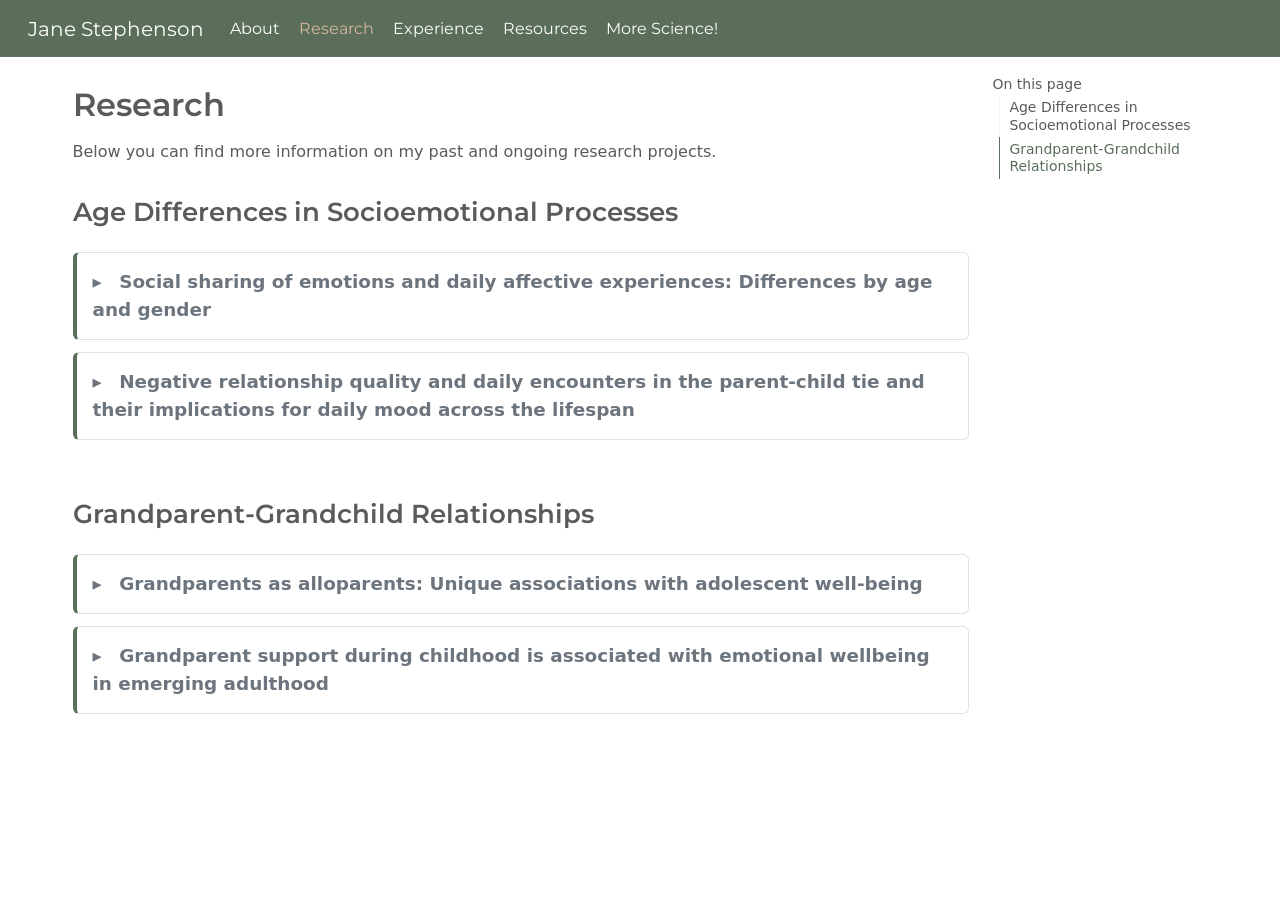
<file: research.html>
<!DOCTYPE html>
<html xmlns="http://www.w3.org/1999/xhtml" lang="en" xml:lang="en"><head>

<meta charset="utf-8">
<meta name="generator" content="quarto-1.10.18">

<meta name="viewport" content="width=device-width, initial-scale=1.0, user-scalable=yes">


<title>Research – Jane Stephenson</title>
<style>
/* Default styles provided by pandoc.
** See https://pandoc.org/MANUAL.html#variables-for-html for config info.
*/
span.smallcaps{font-variant: small-caps;}
div.columns{display: flex; gap: 1.5em;}
div.column{flex: auto;}
@media screen {
div.columns{gap: min(4vw, 1.5em);}
div.column{overflow-x: auto;}
}
div.hanging-indent{margin-left: 1.5em; text-indent: -1.5em;}
ul.task-list{list-style: none;}
ul.task-list li input[type="checkbox"] {
  width: 0.8em;
  margin: 0 0.8em 0.2em -1em; /* quarto-specific, see https://github.com/quarto-dev/quarto-cli/issues/4556 */ 
  vertical-align: middle;
}
</style>


<script src="site_libs/quarto-nav/quarto-nav.js"></script>
<script src="site_libs/quarto-nav/headroom.min.js"></script>
<script src="site_libs/clipboard/clipboard.min.js"></script>
<script src="site_libs/quarto-search/autocomplete.umd.js"></script>
<script src="site_libs/quarto-search/fuse.min.js"></script>
<script src="site_libs/quarto-search/quarto-search.js"></script>
<meta name="quarto:offset" content="./">
<script src="site_libs/quarto-html/quarto.js" type="module"></script>
<script src="site_libs/quarto-html/tabsets/tabsets.js" type="module"></script>
<script src="site_libs/quarto-html/popper.min.js"></script>
<script src="site_libs/quarto-html/tippy.umd.min.js"></script>
<link href="site_libs/quarto-html/tippy.css" rel="stylesheet">
<link href="site_libs/quarto-html/quarto-syntax-highlighting-64a204ab8560d761af7679ceaba22944.css" rel="stylesheet" id="quarto-text-highlighting-styles">
<script src="site_libs/bootstrap/bootstrap.min.js"></script>
<link href="site_libs/bootstrap/bootstrap-icons.css" rel="stylesheet">
<link href="site_libs/bootstrap/bootstrap-9bbc0906ec1989cf3dc9237e767633c0.min.css" rel="stylesheet" append-hash="true" id="quarto-bootstrap" data-mode="light">
<script id="quarto-search-options" type="application/json">{
  "location": "navbar",
  "copy-button": false,
  "collapse-after": 3,
  "panel-placement": "end",
  "type": "overlay",
  "limit": 50,
  "keyboard-shortcut": [
    "f",
    "/",
    "s"
  ],
  "show-item-context": false,
  "language": {
    "search-no-results-text": "No results",
    "search-matching-documents-text": "matching documents",
    "search-copy-link-title": "Copy link to search",
    "search-hide-matches-text": "Hide additional matches",
    "search-more-match-text": "more match in this document",
    "search-more-matches-text": "more matches in this document",
    "search-clear-button-title": "Clear",
    "search-text-placeholder": "",
    "search-detached-cancel-button-title": "Cancel",
    "search-submit-button-title": "Submit",
    "search-label": "Search"
  }
}</script>


<link rel="stylesheet" href="styles.css">
</head>

<body class="nav-fixed quarto-light">

<div id="quarto-search-results"></div>
  <header id="quarto-header" class="headroom fixed-top">
    <nav class="navbar navbar-expand-lg " data-bs-theme="dark">
      <div class="navbar-container container-fluid">
      <div class="navbar-brand-container mx-auto">
    <a class="navbar-brand" href="./index.html">
    <span class="navbar-title">Jane Stephenson</span>
    </a>
  </div>
          <button class="navbar-toggler" type="button" data-bs-toggle="collapse" data-bs-target="#navbarCollapse" aria-controls="navbarCollapse" role="menu" aria-expanded="false" aria-label="Toggle navigation" onclick="if (window.quartoToggleHeadroom) { window.quartoToggleHeadroom(); }">
  <span class="navbar-toggler-icon"></span>
</button>
          <div class="collapse navbar-collapse" id="navbarCollapse">
            <ul class="navbar-nav navbar-nav-scroll me-auto">
  <li class="nav-item">
    <a class="nav-link" href="./index.html"> 
<span class="menu-text">About</span></a>
  </li>  
  <li class="nav-item">
    <a class="nav-link active" href="./research.html" aria-current="page"> 
<span class="menu-text">Research</span></a>
  </li>  
  <li class="nav-item">
    <a class="nav-link" href="./teaching.html"> 
<span class="menu-text">Experience</span></a>
  </li>  
  <li class="nav-item">
    <a class="nav-link" href="./code.html"> 
<span class="menu-text">Resources</span></a>
  </li>  
  <li class="nav-item">
    <a class="nav-link" href="./more_science.html"> 
<span class="menu-text">More Science!</span></a>
  </li>  
</ul>
          </div> <!-- /navcollapse -->
            <div class="quarto-navbar-tools">
</div>
      </div> <!-- /container-fluid -->
    </nav>
</header>
<!-- content -->
<div id="quarto-content" class="quarto-container page-columns page-rows-contents page-layout-full page-navbar">
<!-- sidebar -->
<!-- margin-sidebar -->
    <div id="quarto-margin-sidebar" class="sidebar margin-sidebar">
        <nav id="TOC" role="doc-toc" class="toc-active">
    <h2 id="toc-title">On this page</h2>
   
  <ul>
  <li><a href="#age-differences-in-socioemotional-processes" id="toc-age-differences-in-socioemotional-processes" class="nav-link active" data-scroll-target="#age-differences-in-socioemotional-processes">Age Differences in Socioemotional Processes</a></li>
  <li><a href="#grandparent-grandchild-relationships" id="toc-grandparent-grandchild-relationships" class="nav-link" data-scroll-target="#grandparent-grandchild-relationships">Grandparent-Grandchild Relationships</a></li>
  </ul>
</nav>
    </div>
<!-- main -->
<main class="content column-page-left" id="quarto-document-content">

<header id="title-block-header" class="quarto-title-block default">
<div class="quarto-title">
<h1 class="title">Research</h1>
</div>



<div class="quarto-title-meta column-page-left">

    
  
    
  </div>
  


</header>


<p>Below you can find more information on my past and ongoing research projects.</p>
<section id="age-differences-in-socioemotional-processes" class="level2 exp-heading accent-1">
<h2 class="exp-heading accent-1" data-anchor-id="age-differences-in-socioemotional-processes">Age Differences in Socioemotional Processes</h2>
<details class="project">
<summary>
Social sharing of emotions and daily affective experiences: Differences by age and gender
</summary>
<p><strong>Overview:</strong></p>
<p>This study examined how often people share their emotions with others in daily life, with whom they share, and how they feel afterward, with a focus on differences by age and gender. In an experience sampling study, 180 adults (ages 18 to 93) reported five times a day for one week whether and with whom they had shared their emotions, how they felt after sharing, and the positive and negative emotions they were currently experiencing. Sharing emotions was fairly common and was associated with greater negative affect right after sharing. However, people who shared more often reported more positive affect on average than those who shared less. Frequency of sharing did not differ by age, but older adults shared more often with close partners than with peripheral ones. Sharing with family members was associated with feeling better and greater positive affect among older but not younger adults, whereas a greater tendency to share with romantic partners was associated with less negative affect among younger but not older adults. Women shared emotions more often than men; men shared primarily with spouses, while women shared more with other family members. Because the data are observational, these findings reflect associations rather than cause and effect. Overall, they suggest that daily emotion sharing is linked to a more positive emotional experience, and that the social partners people share with relate differently to well-being at different ages.</p>
<p><em>This paper is currently under review for publication</em></p>
</details>
<details class="project">
<summary>
Negative relationship quality and daily encounters in the parent-child tie and their implications for daily mood across the lifespan
</summary>
<p><strong>Overview:</strong></p>
<p>This project examined how the quality of parents’ relationships with their children is linked to everyday interactions and, in turn, parents’ emotional well-being across the lifespan. A sample of 129 parents (ages 33-91) completed brief mood and interaction check-ins every three hours for four days. We found that relationship quality did not predict whether parents and children had contact, but it did predict the tone of that contact: parents with more strained relationships experienced more unpleasant and fewer pleasant encounters. Pleasant encounters were associated with more positive mood regardless of relationship quality, whereas unpleasant encounters were associated with a more negative mood, particularly when the relationship was already strained. These patterns varied by age. Unpleasant encounters were less common with emerging adult children than with young children, and older parents’ moods moods were not as strongly associated with unpleasant encounters, though the likelihood of experiencing unpleasant encounters was more closely tied to relationship quality for older parents than younger parents.</p>
<p><em>Read the full paper <a href="https://onlinelibrary.wiley.com/doi/10.1111/famp.13094">here</a>.</em></p>
</details>
</section>
<section id="grandparent-grandchild-relationships" class="level2 exp-heading accent-1">
<h2 class="exp-heading accent-1" data-anchor-id="grandparent-grandchild-relationships">Grandparent-Grandchild Relationships</h2>
<details class="project">
<summary>
Grandparents as alloparents: Unique associations with adolescent well-being
</summary>
<p><strong>Overview:</strong></p>
<p>This study examined whether adolescents who have a supportive non-parental adult, known as an alloparent (such as a grandparent, aunt or uncle, or family friend), differ in well-being depending on who that adult is, and whether these patterns vary with the quality of the adolescent’s relationship with their parents. Using survey data from 3,272 U.S. adolescents in the Future of Families and Child Wellbeing Study, we compared mental health, psychosocial well-being, and social skills across types of alloparent relationships. Adolescents with any alloparent reported greater psychosocial well-being and stronger social skills than those without one. However, only adolescents whose alloparent was a grandparent reported fewer symptoms of mental distress, and for these adolescents, the links with well-being differed depending on the quality of their parental relationships. Results suggest that grandparents may be an underrecognized resource for adolescent mental health, and that strengthening grandparent-adolescent relationships could be a promising direction for families, schools, and practitioners interested in supporting adolescent well-being.</p>
<p><em>This paper is currently under review for publication.</em></p>
</details>
<details class="project">
<summary>
Grandparent support during childhood is associated with emotional wellbeing in emerging adulthood
</summary>
<p><strong>Overview:</strong></p>
<p>This study examined whether support from grandparents is linked to grandchildrn’s emotional wellbeing in emerging adulthood. Because social and emotional skills are learned in early childhood, and because grandparents are well-positioned to contribute to that learning, we investigated the role of grandparental support both in childhood and in young adulthood. We surveyed 514 emerging adults (ages 18-29) about their emotional wellbeing and family relationships, including the support they received from grandparents in childhood and currently. We found that grandparental support in early childhood was associated with greater emotional well-being in emerging adulthood. This link held even when grandparents had died before their grandchildren reached adulthood, and it did not depend on the quality of the grandchild’s relationship with their parents or primary caregivers. Current grandparental support was also tied to emotional wellbeing, and the associations were complimented by support received in childhood. These findings suggest that support during the years when children are learning to regulate emotions and navigate social situations may be especially protective, and they underscore the value of taking a multigenerational, life course perspective on how family relationships shape well-being.</p>
<p><em>Read the full paper <a href="https://www.frontiersin.org/journals/psychology/articles/10.3389/fpsyg.2025.1680383/full">here</a>.</em></p>
</details>


</section>

</main> <!-- /main -->
<script id="quarto-html-after-body" type="application/javascript">
  window.document.addEventListener("DOMContentLoaded", function (event) {
    const isCodeAnnotation = (el) => {
      for (const clz of el.classList) {
        if (clz.startsWith('code-annotation-')) {                     
          return true;
        }
      }
      return false;
    }
    const onCopySuccess = function(e) {
      // button target
      const button = e.trigger;
      // don't keep focus
      button.blur();
      // flash "checked"
      button.classList.add('code-copy-button-checked');
      var currentTitle = button.getAttribute("title");
      button.setAttribute("title", "Copied!");
      let tooltip;
      if (window.bootstrap) {
        button.setAttribute("data-bs-toggle", "tooltip");
        button.setAttribute("data-bs-placement", "left");
        button.setAttribute("data-bs-title", "Copied!");
        tooltip = new bootstrap.Tooltip(button, 
          { trigger: "manual", 
            customClass: "code-copy-button-tooltip",
            offset: [0, -8]});
        tooltip.show();    
      }
      setTimeout(function() {
        if (tooltip) {
          tooltip.hide();
          button.removeAttribute("data-bs-title");
          button.removeAttribute("data-bs-toggle");
          button.removeAttribute("data-bs-placement");
        }
        button.setAttribute("title", currentTitle);
        button.classList.remove('code-copy-button-checked');
      }, 1000);
      // clear code selection
      e.clearSelection();
    }
    const getTextToCopy = function(trigger) {
      const outerScaffold = trigger.parentElement.cloneNode(true);
      const codeEl = outerScaffold.querySelector('code');
      for (const childEl of codeEl.children) {
        if (isCodeAnnotation(childEl)) {
          childEl.remove();
        }
      }
      return codeEl.innerText;
    }
    const clipboard = new window.ClipboardJS('.code-copy-button:not([data-in-quarto-modal])', {
      text: getTextToCopy
    });
    clipboard.on('success', onCopySuccess);
    if (window.document.getElementById('quarto-embedded-source-code-modal')) {
      const clipboardModal = new window.ClipboardJS('.code-copy-button[data-in-quarto-modal]', {
        text: getTextToCopy,
        container: window.document.getElementById('quarto-embedded-source-code-modal')
      });
      clipboardModal.on('success', onCopySuccess);
    }
      var localhostRegex = new RegExp(/^(?:http|https):\/\/localhost\:?[0-9]*\//);
      var mailtoRegex = new RegExp(/^mailto:/);
        var filterRegex = new RegExp("https:\/\/janestephenson\.github\.io\/jane-website\/");
      var isInternal = (href) => {
          return filterRegex.test(href) || localhostRegex.test(href) || mailtoRegex.test(href);
      }
      // Inspect non-navigation links and adorn them if external
     var links = window.document.querySelectorAll('a[href]:not(.nav-link):not(.navbar-brand):not(.toc-action):not(.sidebar-link):not(.sidebar-item-toggle):not(.pagination-link):not(.no-external):not([aria-hidden]):not(.dropdown-item):not(.quarto-navigation-tool):not(.about-link)');
      for (var i=0; i<links.length; i++) {
        const link = links[i];
        if (!isInternal(link.href)) {
          // undo the damage that might have been done by quarto-nav.js in the case of
          // links that we want to consider external
          if (link.dataset.originalHref !== undefined) {
            link.href = link.dataset.originalHref;
          }
        }
      }
    function tippyHover(el, contentFn, onTriggerFn, onUntriggerFn) {
      const config = {
        allowHTML: true,
        maxWidth: 500,
        delay: 100,
        arrow: false,
        appendTo: function(el) {
            return el.parentElement;
        },
        interactive: true,
        interactiveBorder: 10,
        theme: 'quarto',
        placement: 'bottom-start',
      };
      if (contentFn) {
        config.content = contentFn;
      }
      if (onTriggerFn) {
        config.onTrigger = onTriggerFn;
      }
      if (onUntriggerFn) {
        config.onUntrigger = onUntriggerFn;
      }
      window.tippy(el, config); 
    }
    const noterefs = window.document.querySelectorAll('a[role="doc-noteref"]');
    for (var i=0; i<noterefs.length; i++) {
      const ref = noterefs[i];
      tippyHover(ref, function() {
        // use id or data attribute instead here
        let href = ref.getAttribute('data-footnote-href') || ref.getAttribute('href');
        try { href = new URL(href).hash; } catch {}
        const id = href.replace(/^#\/?/, "");
        const note = window.document.getElementById(id);
        if (note) {
          return note.innerHTML;
        } else {
          return "";
        }
      });
    }
    const xrefs = window.document.querySelectorAll('a.quarto-xref');
    const processXRef = (id, note) => {
      // Strip column container classes
      const stripColumnClz = (el) => {
        el.classList.remove("page-full", "page-columns");
        if (el.children) {
          for (const child of el.children) {
            stripColumnClz(child);
          }
        }
      }
      stripColumnClz(note)
      if (id === null || id.startsWith('sec-')) {
        // Special case sections, only their first couple elements
        const container = document.createElement("div");
        if (note.children && note.children.length > 2) {
          container.appendChild(note.children[0].cloneNode(true));
          for (let i = 1; i < note.children.length; i++) {
            const child = note.children[i];
            if (child.tagName === "P" && child.innerText === "") {
              continue;
            } else {
              container.appendChild(child.cloneNode(true));
              break;
            }
          }
          if (window.Quarto?.typesetMath) {
            window.Quarto.typesetMath(container);
          }
          return container.innerHTML
        } else {
          if (window.Quarto?.typesetMath) {
            window.Quarto.typesetMath(note);
          }
          return note.innerHTML;
        }
      } else {
        // Remove any anchor links if they are present
        const anchorLink = note.querySelector('a.anchorjs-link');
        if (anchorLink) {
          anchorLink.remove();
        }
        if (window.Quarto?.typesetMath) {
          window.Quarto.typesetMath(note);
        }
        if (note.classList.contains("callout")) {
          return note.outerHTML;
        } else {
          return note.innerHTML;
        }
      }
    }
    for (var i=0; i<xrefs.length; i++) {
      const xref = xrefs[i];
      tippyHover(xref, undefined, function(instance) {
        instance.disable();
        let url = xref.getAttribute('href');
        let hash = undefined; 
        if (url.startsWith('#')) {
          hash = url;
        } else {
          try { hash = new URL(url).hash; } catch {}
        }
        if (hash) {
          const id = hash.replace(/^#\/?/, "");
          const note = window.document.getElementById(id);
          if (note !== null) {
            try {
              const html = processXRef(id, note.cloneNode(true));
              instance.setContent(html);
            } finally {
              instance.enable();
              instance.show();
            }
          } else {
            // See if we can fetch this
            fetch(url.split('#')[0])
            .then(res => res.text())
            .then(html => {
              const parser = new DOMParser();
              const htmlDoc = parser.parseFromString(html, "text/html");
              const note = htmlDoc.getElementById(id);
              if (note !== null) {
                const html = processXRef(id, note);
                instance.setContent(html);
              } 
            }).finally(() => {
              instance.enable();
              instance.show();
            });
          }
        } else {
          // See if we can fetch a full url (with no hash to target)
          // This is a special case and we should probably do some content thinning / targeting
          fetch(url)
          .then(res => res.text())
          .then(html => {
            const parser = new DOMParser();
            const htmlDoc = parser.parseFromString(html, "text/html");
            const note = htmlDoc.querySelector('main.content');
            if (note !== null) {
              // This should only happen for chapter cross references
              // (since there is no id in the URL)
              // remove the first header
              if (note.children.length > 0 && note.children[0].tagName === "HEADER") {
                note.children[0].remove();
              }
              const html = processXRef(null, note);
              instance.setContent(html);
            } 
          }).finally(() => {
            instance.enable();
            instance.show();
          });
        }
      }, function(instance) {
      });
    }
        let selectedAnnoteEl;
        const selectorForAnnotation = ( cell, annotation) => {
          let cellAttr = 'data-code-cell="' + cell + '"';
          let lineAttr = 'data-code-annotation="' +  annotation + '"';
          const selector = 'span[' + cellAttr + '][' + lineAttr + ']';
          return selector;
        }
        const selectCodeLines = (annoteEl) => {
          const doc = window.document;
          const targetCell = annoteEl.getAttribute("data-target-cell");
          const targetAnnotation = annoteEl.getAttribute("data-target-annotation");
          const annoteSpan = window.document.querySelector(selectorForAnnotation(targetCell, targetAnnotation));
          const lines = annoteSpan.getAttribute("data-code-lines").split(",");
          const lineIds = lines.map((line) => {
            return targetCell + "-" + line;
          })
          let top = null;
          let height = null;
          let parent = null;
          if (lineIds.length > 0) {
              //compute the position of the single el (top and bottom and make a div)
              const el = window.document.getElementById(lineIds[0]);
              top = el.offsetTop;
              height = el.offsetHeight;
              parent = el.parentElement.parentElement;
            if (lineIds.length > 1) {
              const lastEl = window.document.getElementById(lineIds[lineIds.length - 1]);
              const bottom = lastEl.offsetTop + lastEl.offsetHeight;
              height = bottom - top;
            }
            if (top !== null && height !== null && parent !== null) {
              // cook up a div (if necessary) and position it 
              let div = window.document.getElementById("code-annotation-line-highlight");
              if (div === null) {
                div = window.document.createElement("div");
                div.setAttribute("id", "code-annotation-line-highlight");
                div.style.position = 'absolute';
                parent.appendChild(div);
              }
              div.style.top = top - 2 + "px";
              div.style.height = height + 4 + "px";
              div.style.left = 0;
              let gutterDiv = window.document.getElementById("code-annotation-line-highlight-gutter");
              if (gutterDiv === null) {
                gutterDiv = window.document.createElement("div");
                gutterDiv.setAttribute("id", "code-annotation-line-highlight-gutter");
                gutterDiv.style.position = 'absolute';
                const codeCell = window.document.getElementById(targetCell);
                const gutter = codeCell.querySelector('.code-annotation-gutter');
                gutter.appendChild(gutterDiv);
              }
              gutterDiv.style.top = top - 2 + "px";
              gutterDiv.style.height = height + 4 + "px";
            }
            selectedAnnoteEl = annoteEl;
          }
        };
        const unselectCodeLines = () => {
          const elementsIds = ["code-annotation-line-highlight", "code-annotation-line-highlight-gutter"];
          elementsIds.forEach((elId) => {
            const div = window.document.getElementById(elId);
            if (div) {
              div.remove();
            }
          });
          selectedAnnoteEl = undefined;
        };
          // Handle positioning of the toggle
      window.addEventListener(
        "resize",
        throttle(() => {
          elRect = undefined;
          if (selectedAnnoteEl) {
            selectCodeLines(selectedAnnoteEl);
          }
        }, 10)
      );
      function throttle(fn, ms) {
      let throttle = false;
      let timer;
        return (...args) => {
          if(!throttle) { // first call gets through
              fn.apply(this, args);
              throttle = true;
          } else { // all the others get throttled
              if(timer) clearTimeout(timer); // cancel #2
              timer = setTimeout(() => {
                fn.apply(this, args);
                timer = throttle = false;
              }, ms);
          }
        };
      }
        // Attach click handler to the DT
        const annoteDls = window.document.querySelectorAll('dt[data-target-cell]');
        for (const annoteDlNode of annoteDls) {
          annoteDlNode.addEventListener('click', (event) => {
            const clickedEl = event.target;
            if (clickedEl !== selectedAnnoteEl) {
              unselectCodeLines();
              const activeEl = window.document.querySelector('dt[data-target-cell].code-annotation-active');
              if (activeEl) {
                activeEl.classList.remove('code-annotation-active');
              }
              selectCodeLines(clickedEl);
              clickedEl.classList.add('code-annotation-active');
            } else {
              // Unselect the line
              unselectCodeLines();
              clickedEl.classList.remove('code-annotation-active');
            }
          });
        }
    const findCites = (el) => {
      const parentEl = el.parentElement;
      if (parentEl) {
        const cites = parentEl.dataset.cites;
        if (cites) {
          return {
            el,
            cites: cites.split(' ')
          };
        } else {
          return findCites(el.parentElement)
        }
      } else {
        return undefined;
      }
    };
    var bibliorefs = window.document.querySelectorAll('a[role="doc-biblioref"]');
    for (var i=0; i<bibliorefs.length; i++) {
      const ref = bibliorefs[i];
      const citeInfo = findCites(ref);
      if (citeInfo) {
        tippyHover(citeInfo.el, function() {
          var popup = window.document.createElement('div');
          citeInfo.cites.forEach(function(cite) {
            var citeDiv = window.document.createElement('div');
            citeDiv.classList.add('hanging-indent');
            citeDiv.classList.add('csl-entry');
            var biblioDiv = window.document.getElementById('ref-' + cite);
            if (biblioDiv) {
              citeDiv.innerHTML = biblioDiv.innerHTML;
            }
            popup.appendChild(citeDiv);
          });
          return popup.innerHTML;
        });
      }
    }
  });
  </script>
</div> <!-- /content -->




</body></html>
</file>
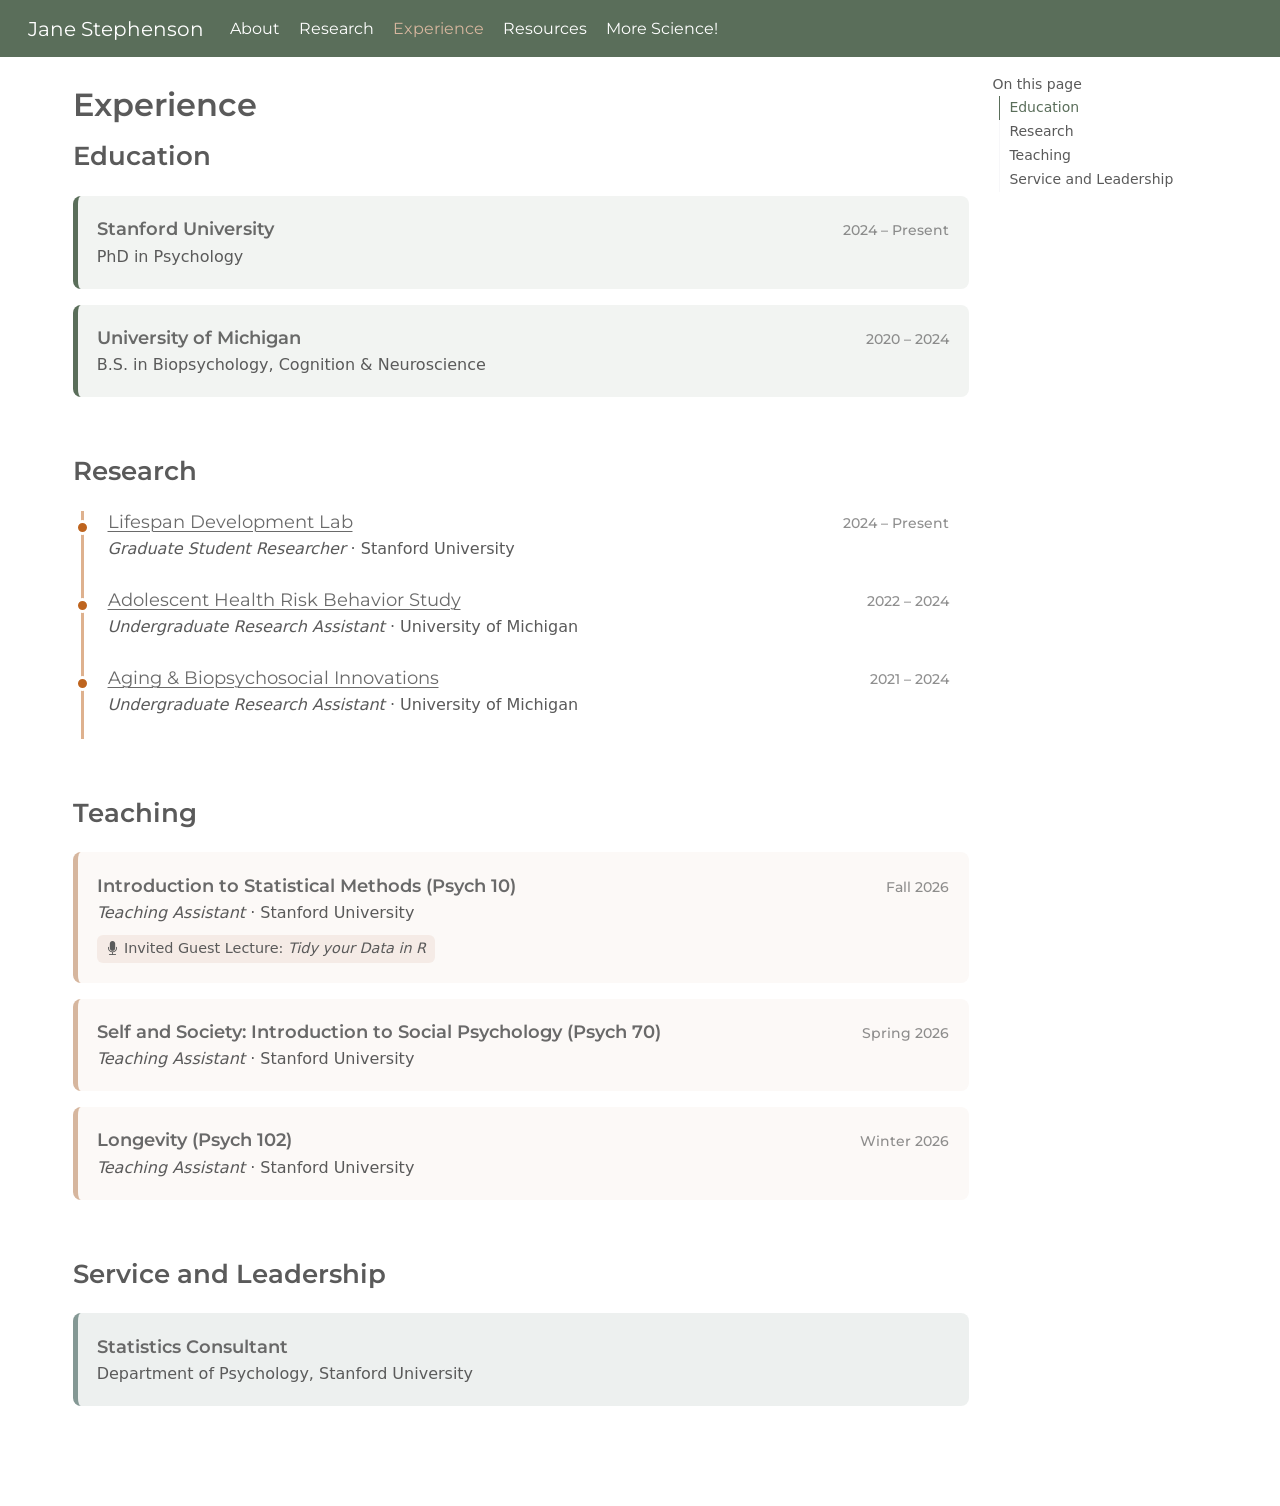
<file: teaching.html>
<!DOCTYPE html>
<html xmlns="http://www.w3.org/1999/xhtml" lang="en" xml:lang="en"><head>

<meta charset="utf-8">
<meta name="generator" content="quarto-1.10.18">

<meta name="viewport" content="width=device-width, initial-scale=1.0, user-scalable=yes">


<title>Experience – Jane Stephenson</title>
<style>
/* Default styles provided by pandoc.
** See https://pandoc.org/MANUAL.html#variables-for-html for config info.
*/
span.smallcaps{font-variant: small-caps;}
div.columns{display: flex; gap: 1.5em;}
div.column{flex: auto;}
@media screen {
div.columns{gap: min(4vw, 1.5em);}
div.column{overflow-x: auto;}
}
div.hanging-indent{margin-left: 1.5em; text-indent: -1.5em;}
ul.task-list{list-style: none;}
ul.task-list li input[type="checkbox"] {
  width: 0.8em;
  margin: 0 0.8em 0.2em -1em; /* quarto-specific, see https://github.com/quarto-dev/quarto-cli/issues/4556 */ 
  vertical-align: middle;
}
</style>


<script src="site_libs/quarto-nav/quarto-nav.js"></script>
<script src="site_libs/quarto-nav/headroom.min.js"></script>
<script src="site_libs/clipboard/clipboard.min.js"></script>
<script src="site_libs/quarto-search/autocomplete.umd.js"></script>
<script src="site_libs/quarto-search/fuse.min.js"></script>
<script src="site_libs/quarto-search/quarto-search.js"></script>
<meta name="quarto:offset" content="./">
<script src="site_libs/quarto-html/quarto.js" type="module"></script>
<script src="site_libs/quarto-html/tabsets/tabsets.js" type="module"></script>
<script src="site_libs/quarto-html/popper.min.js"></script>
<script src="site_libs/quarto-html/tippy.umd.min.js"></script>
<link href="site_libs/quarto-html/tippy.css" rel="stylesheet">
<link href="site_libs/quarto-html/quarto-syntax-highlighting-64a204ab8560d761af7679ceaba22944.css" rel="stylesheet" id="quarto-text-highlighting-styles">
<script src="site_libs/bootstrap/bootstrap.min.js"></script>
<link href="site_libs/bootstrap/bootstrap-icons.css" rel="stylesheet">
<link href="site_libs/bootstrap/bootstrap-9bbc0906ec1989cf3dc9237e767633c0.min.css" rel="stylesheet" append-hash="true" id="quarto-bootstrap" data-mode="light">
<script id="quarto-search-options" type="application/json">{
  "location": "navbar",
  "copy-button": false,
  "collapse-after": 3,
  "panel-placement": "end",
  "type": "overlay",
  "limit": 50,
  "keyboard-shortcut": [
    "f",
    "/",
    "s"
  ],
  "show-item-context": false,
  "language": {
    "search-no-results-text": "No results",
    "search-matching-documents-text": "matching documents",
    "search-copy-link-title": "Copy link to search",
    "search-hide-matches-text": "Hide additional matches",
    "search-more-match-text": "more match in this document",
    "search-more-matches-text": "more matches in this document",
    "search-clear-button-title": "Clear",
    "search-text-placeholder": "",
    "search-detached-cancel-button-title": "Cancel",
    "search-submit-button-title": "Submit",
    "search-label": "Search"
  }
}</script>


<link rel="stylesheet" href="styles.css">
</head>

<body class="nav-fixed quarto-light">

<div id="quarto-search-results"></div>
  <header id="quarto-header" class="headroom fixed-top">
    <nav class="navbar navbar-expand-lg " data-bs-theme="dark">
      <div class="navbar-container container-fluid">
      <div class="navbar-brand-container mx-auto">
    <a class="navbar-brand" href="./index.html">
    <span class="navbar-title">Jane Stephenson</span>
    </a>
  </div>
          <button class="navbar-toggler" type="button" data-bs-toggle="collapse" data-bs-target="#navbarCollapse" aria-controls="navbarCollapse" role="menu" aria-expanded="false" aria-label="Toggle navigation" onclick="if (window.quartoToggleHeadroom) { window.quartoToggleHeadroom(); }">
  <span class="navbar-toggler-icon"></span>
</button>
          <div class="collapse navbar-collapse" id="navbarCollapse">
            <ul class="navbar-nav navbar-nav-scroll me-auto">
  <li class="nav-item">
    <a class="nav-link" href="./index.html"> 
<span class="menu-text">About</span></a>
  </li>  
  <li class="nav-item">
    <a class="nav-link" href="./research.html"> 
<span class="menu-text">Research</span></a>
  </li>  
  <li class="nav-item">
    <a class="nav-link active" href="./teaching.html" aria-current="page"> 
<span class="menu-text">Experience</span></a>
  </li>  
  <li class="nav-item">
    <a class="nav-link" href="./code.html"> 
<span class="menu-text">Resources</span></a>
  </li>  
  <li class="nav-item">
    <a class="nav-link" href="./more_science.html"> 
<span class="menu-text">More Science!</span></a>
  </li>  
</ul>
          </div> <!-- /navcollapse -->
            <div class="quarto-navbar-tools">
</div>
      </div> <!-- /container-fluid -->
    </nav>
</header>
<!-- content -->
<div id="quarto-content" class="quarto-container page-columns page-rows-contents page-layout-full page-navbar">
<!-- sidebar -->
<!-- margin-sidebar -->
    <div id="quarto-margin-sidebar" class="sidebar margin-sidebar">
        <nav id="TOC" role="doc-toc" class="toc-active">
    <h2 id="toc-title">On this page</h2>
   
  <ul>
  <li><a href="#education" id="toc-education" class="nav-link active" data-scroll-target="#education">Education</a></li>
  <li><a href="#research" id="toc-research" class="nav-link" data-scroll-target="#research">Research</a></li>
  <li><a href="#teaching" id="toc-teaching" class="nav-link" data-scroll-target="#teaching">Teaching</a></li>
  <li><a href="#service-and-leadership" id="toc-service-and-leadership" class="nav-link" data-scroll-target="#service-and-leadership">Service and Leadership</a>
  <ul class="collapse">
  <li><a href="#statistics-consultant" id="toc-statistics-consultant" class="nav-link" data-scroll-target="#statistics-consultant">Statistics Consultant</a></li>
  </ul></li>
  </ul>
</nav>
    </div>
<!-- main -->
<main class="content column-page-left" id="quarto-document-content">

<header id="title-block-header" class="quarto-title-block default">
<div class="quarto-title">
<h1 class="title">Experience</h1>
</div>



<div class="quarto-title-meta column-page-left">

    
  
    
  </div>
  


</header>


<section id="education" class="level2 exp-heading accent-1">
<h2 class="exp-heading accent-1" data-anchor-id="education">Education</h2>
<div class="exp-stack">
<section id="stanford-university-2024-present" class="level3 exp-card accent-1">
<h3 data-anchor-id="stanford-university-2024-present">Stanford University <span class="exp-date">2024 – Present</span></h3>
<p>PhD in Psychology</p>
</section>
<section id="university-of-michigan-2020-2024" class="level3 exp-card accent-1">
<h3 data-anchor-id="university-of-michigan-2020-2024">University of Michigan <span class="exp-date">2020 – 2024</span></h3>
<p>B.S. in Biopsychology, Cognition &amp; Neuroscience</p>
</section>
</div>
</section>
<section id="research" class="level2 exp-heading accent-4">
<h2 class="exp-heading accent-4" data-anchor-id="research">Research</h2>
<div class="exp-timeline accent-4">
<section id="lifespan-development-lab-2024-present" class="level3 exp-item">
<h3 data-anchor-id="lifespan-development-lab-2024-present"><a href="https://lifespan.stanford.edu/">Lifespan Development Lab</a> <span class="exp-date">2024 – Present</span></h3>
<p><span class="exp-role">Graduate Student Researcher</span> · Stanford University</p>
</section>
<section id="adolescent-health-risk-behavior-study-2022-2024" class="level3 exp-item">
<h3 data-anchor-id="adolescent-health-risk-behavior-study-2022-2024"><a href="https://lsa.umich.edu/psych/people/faculty/keatingd.html">Adolescent Health Risk Behavior Study</a> <span class="exp-date">2022 – 2024</span></h3>
<p><span class="exp-role">Undergraduate Research Assistant</span> · University of Michigan</p>
</section>
<section id="aging-biopsychosocial-innovations-2021-2024" class="level3 exp-item">
<h3 data-anchor-id="aging-biopsychosocial-innovations-2021-2024"><a href="https://abi.isr.umich.edu/">Aging &amp; Biopsychosocial Innovations</a> <span class="exp-date">2021 – 2024</span></h3>
<p><span class="exp-role">Undergraduate Research Assistant</span> · University of Michigan</p>
</section>
</div>
</section>
<section id="teaching" class="level2 exp-heading accent-2">
<h2 class="exp-heading accent-2" data-anchor-id="teaching">Teaching</h2>
<div class="exp-stack">
<section id="introduction-to-statistical-methods-psych-10-fall-2026" class="level3 exp-card accent-2">
<h3 data-anchor-id="introduction-to-statistical-methods-psych-10-fall-2026">Introduction to Statistical Methods (Psych 10) <span class="exp-date">Fall 2026</span></h3>
<p><span class="exp-role">Teaching Assistant</span> · Stanford University</p>
<p><span class="exp-note"><i class="bi bi-mic-fill"></i> Invited Guest Lecture: <em>Tidy your Data in R</em></span></p>
</section>
<section id="self-and-society-introduction-to-social-psychology-psych-70-spring-2026" class="level3 exp-card accent-2">
<h3 data-anchor-id="self-and-society-introduction-to-social-psychology-psych-70-spring-2026">Self and Society: Introduction to Social Psychology (Psych 70) <span class="exp-date">Spring 2026</span></h3>
<p><span class="exp-role">Teaching Assistant</span> · Stanford University</p>
</section>
<section id="longevity-psych-102-winter-2026" class="level3 exp-card accent-2">
<h3 data-anchor-id="longevity-psych-102-winter-2026">Longevity (Psych 102) <span class="exp-date">Winter 2026</span></h3>
<p><span class="exp-role">Teaching Assistant</span> · Stanford University</p>
</section>
</div>
</section>
<section id="service-and-leadership" class="level2 exp-heading accent-3">
<h2 class="exp-heading accent-3" data-anchor-id="service-and-leadership">Service and Leadership</h2>
<section id="statistics-consultant" class="level3 exp-callout accent-3">
<h3 data-anchor-id="statistics-consultant">Statistics Consultant</h3>
<p>Department of Psychology, Stanford University</p>
</section>


</section>

</main> <!-- /main -->
<script id="quarto-html-after-body" type="application/javascript">
  window.document.addEventListener("DOMContentLoaded", function (event) {
    const isCodeAnnotation = (el) => {
      for (const clz of el.classList) {
        if (clz.startsWith('code-annotation-')) {                     
          return true;
        }
      }
      return false;
    }
    const onCopySuccess = function(e) {
      // button target
      const button = e.trigger;
      // don't keep focus
      button.blur();
      // flash "checked"
      button.classList.add('code-copy-button-checked');
      var currentTitle = button.getAttribute("title");
      button.setAttribute("title", "Copied!");
      let tooltip;
      if (window.bootstrap) {
        button.setAttribute("data-bs-toggle", "tooltip");
        button.setAttribute("data-bs-placement", "left");
        button.setAttribute("data-bs-title", "Copied!");
        tooltip = new bootstrap.Tooltip(button, 
          { trigger: "manual", 
            customClass: "code-copy-button-tooltip",
            offset: [0, -8]});
        tooltip.show();    
      }
      setTimeout(function() {
        if (tooltip) {
          tooltip.hide();
          button.removeAttribute("data-bs-title");
          button.removeAttribute("data-bs-toggle");
          button.removeAttribute("data-bs-placement");
        }
        button.setAttribute("title", currentTitle);
        button.classList.remove('code-copy-button-checked');
      }, 1000);
      // clear code selection
      e.clearSelection();
    }
    const getTextToCopy = function(trigger) {
      const outerScaffold = trigger.parentElement.cloneNode(true);
      const codeEl = outerScaffold.querySelector('code');
      for (const childEl of codeEl.children) {
        if (isCodeAnnotation(childEl)) {
          childEl.remove();
        }
      }
      return codeEl.innerText;
    }
    const clipboard = new window.ClipboardJS('.code-copy-button:not([data-in-quarto-modal])', {
      text: getTextToCopy
    });
    clipboard.on('success', onCopySuccess);
    if (window.document.getElementById('quarto-embedded-source-code-modal')) {
      const clipboardModal = new window.ClipboardJS('.code-copy-button[data-in-quarto-modal]', {
        text: getTextToCopy,
        container: window.document.getElementById('quarto-embedded-source-code-modal')
      });
      clipboardModal.on('success', onCopySuccess);
    }
      var localhostRegex = new RegExp(/^(?:http|https):\/\/localhost\:?[0-9]*\//);
      var mailtoRegex = new RegExp(/^mailto:/);
        var filterRegex = new RegExp("https:\/\/janestephenson\.github\.io\/jane-website\/");
      var isInternal = (href) => {
          return filterRegex.test(href) || localhostRegex.test(href) || mailtoRegex.test(href);
      }
      // Inspect non-navigation links and adorn them if external
     var links = window.document.querySelectorAll('a[href]:not(.nav-link):not(.navbar-brand):not(.toc-action):not(.sidebar-link):not(.sidebar-item-toggle):not(.pagination-link):not(.no-external):not([aria-hidden]):not(.dropdown-item):not(.quarto-navigation-tool):not(.about-link)');
      for (var i=0; i<links.length; i++) {
        const link = links[i];
        if (!isInternal(link.href)) {
          // undo the damage that might have been done by quarto-nav.js in the case of
          // links that we want to consider external
          if (link.dataset.originalHref !== undefined) {
            link.href = link.dataset.originalHref;
          }
        }
      }
    function tippyHover(el, contentFn, onTriggerFn, onUntriggerFn) {
      const config = {
        allowHTML: true,
        maxWidth: 500,
        delay: 100,
        arrow: false,
        appendTo: function(el) {
            return el.parentElement;
        },
        interactive: true,
        interactiveBorder: 10,
        theme: 'quarto',
        placement: 'bottom-start',
      };
      if (contentFn) {
        config.content = contentFn;
      }
      if (onTriggerFn) {
        config.onTrigger = onTriggerFn;
      }
      if (onUntriggerFn) {
        config.onUntrigger = onUntriggerFn;
      }
      window.tippy(el, config); 
    }
    const noterefs = window.document.querySelectorAll('a[role="doc-noteref"]');
    for (var i=0; i<noterefs.length; i++) {
      const ref = noterefs[i];
      tippyHover(ref, function() {
        // use id or data attribute instead here
        let href = ref.getAttribute('data-footnote-href') || ref.getAttribute('href');
        try { href = new URL(href).hash; } catch {}
        const id = href.replace(/^#\/?/, "");
        const note = window.document.getElementById(id);
        if (note) {
          return note.innerHTML;
        } else {
          return "";
        }
      });
    }
    const xrefs = window.document.querySelectorAll('a.quarto-xref');
    const processXRef = (id, note) => {
      // Strip column container classes
      const stripColumnClz = (el) => {
        el.classList.remove("page-full", "page-columns");
        if (el.children) {
          for (const child of el.children) {
            stripColumnClz(child);
          }
        }
      }
      stripColumnClz(note)
      if (id === null || id.startsWith('sec-')) {
        // Special case sections, only their first couple elements
        const container = document.createElement("div");
        if (note.children && note.children.length > 2) {
          container.appendChild(note.children[0].cloneNode(true));
          for (let i = 1; i < note.children.length; i++) {
            const child = note.children[i];
            if (child.tagName === "P" && child.innerText === "") {
              continue;
            } else {
              container.appendChild(child.cloneNode(true));
              break;
            }
          }
          if (window.Quarto?.typesetMath) {
            window.Quarto.typesetMath(container);
          }
          return container.innerHTML
        } else {
          if (window.Quarto?.typesetMath) {
            window.Quarto.typesetMath(note);
          }
          return note.innerHTML;
        }
      } else {
        // Remove any anchor links if they are present
        const anchorLink = note.querySelector('a.anchorjs-link');
        if (anchorLink) {
          anchorLink.remove();
        }
        if (window.Quarto?.typesetMath) {
          window.Quarto.typesetMath(note);
        }
        if (note.classList.contains("callout")) {
          return note.outerHTML;
        } else {
          return note.innerHTML;
        }
      }
    }
    for (var i=0; i<xrefs.length; i++) {
      const xref = xrefs[i];
      tippyHover(xref, undefined, function(instance) {
        instance.disable();
        let url = xref.getAttribute('href');
        let hash = undefined; 
        if (url.startsWith('#')) {
          hash = url;
        } else {
          try { hash = new URL(url).hash; } catch {}
        }
        if (hash) {
          const id = hash.replace(/^#\/?/, "");
          const note = window.document.getElementById(id);
          if (note !== null) {
            try {
              const html = processXRef(id, note.cloneNode(true));
              instance.setContent(html);
            } finally {
              instance.enable();
              instance.show();
            }
          } else {
            // See if we can fetch this
            fetch(url.split('#')[0])
            .then(res => res.text())
            .then(html => {
              const parser = new DOMParser();
              const htmlDoc = parser.parseFromString(html, "text/html");
              const note = htmlDoc.getElementById(id);
              if (note !== null) {
                const html = processXRef(id, note);
                instance.setContent(html);
              } 
            }).finally(() => {
              instance.enable();
              instance.show();
            });
          }
        } else {
          // See if we can fetch a full url (with no hash to target)
          // This is a special case and we should probably do some content thinning / targeting
          fetch(url)
          .then(res => res.text())
          .then(html => {
            const parser = new DOMParser();
            const htmlDoc = parser.parseFromString(html, "text/html");
            const note = htmlDoc.querySelector('main.content');
            if (note !== null) {
              // This should only happen for chapter cross references
              // (since there is no id in the URL)
              // remove the first header
              if (note.children.length > 0 && note.children[0].tagName === "HEADER") {
                note.children[0].remove();
              }
              const html = processXRef(null, note);
              instance.setContent(html);
            } 
          }).finally(() => {
            instance.enable();
            instance.show();
          });
        }
      }, function(instance) {
      });
    }
        let selectedAnnoteEl;
        const selectorForAnnotation = ( cell, annotation) => {
          let cellAttr = 'data-code-cell="' + cell + '"';
          let lineAttr = 'data-code-annotation="' +  annotation + '"';
          const selector = 'span[' + cellAttr + '][' + lineAttr + ']';
          return selector;
        }
        const selectCodeLines = (annoteEl) => {
          const doc = window.document;
          const targetCell = annoteEl.getAttribute("data-target-cell");
          const targetAnnotation = annoteEl.getAttribute("data-target-annotation");
          const annoteSpan = window.document.querySelector(selectorForAnnotation(targetCell, targetAnnotation));
          const lines = annoteSpan.getAttribute("data-code-lines").split(",");
          const lineIds = lines.map((line) => {
            return targetCell + "-" + line;
          })
          let top = null;
          let height = null;
          let parent = null;
          if (lineIds.length > 0) {
              //compute the position of the single el (top and bottom and make a div)
              const el = window.document.getElementById(lineIds[0]);
              top = el.offsetTop;
              height = el.offsetHeight;
              parent = el.parentElement.parentElement;
            if (lineIds.length > 1) {
              const lastEl = window.document.getElementById(lineIds[lineIds.length - 1]);
              const bottom = lastEl.offsetTop + lastEl.offsetHeight;
              height = bottom - top;
            }
            if (top !== null && height !== null && parent !== null) {
              // cook up a div (if necessary) and position it 
              let div = window.document.getElementById("code-annotation-line-highlight");
              if (div === null) {
                div = window.document.createElement("div");
                div.setAttribute("id", "code-annotation-line-highlight");
                div.style.position = 'absolute';
                parent.appendChild(div);
              }
              div.style.top = top - 2 + "px";
              div.style.height = height + 4 + "px";
              div.style.left = 0;
              let gutterDiv = window.document.getElementById("code-annotation-line-highlight-gutter");
              if (gutterDiv === null) {
                gutterDiv = window.document.createElement("div");
                gutterDiv.setAttribute("id", "code-annotation-line-highlight-gutter");
                gutterDiv.style.position = 'absolute';
                const codeCell = window.document.getElementById(targetCell);
                const gutter = codeCell.querySelector('.code-annotation-gutter');
                gutter.appendChild(gutterDiv);
              }
              gutterDiv.style.top = top - 2 + "px";
              gutterDiv.style.height = height + 4 + "px";
            }
            selectedAnnoteEl = annoteEl;
          }
        };
        const unselectCodeLines = () => {
          const elementsIds = ["code-annotation-line-highlight", "code-annotation-line-highlight-gutter"];
          elementsIds.forEach((elId) => {
            const div = window.document.getElementById(elId);
            if (div) {
              div.remove();
            }
          });
          selectedAnnoteEl = undefined;
        };
          // Handle positioning of the toggle
      window.addEventListener(
        "resize",
        throttle(() => {
          elRect = undefined;
          if (selectedAnnoteEl) {
            selectCodeLines(selectedAnnoteEl);
          }
        }, 10)
      );
      function throttle(fn, ms) {
      let throttle = false;
      let timer;
        return (...args) => {
          if(!throttle) { // first call gets through
              fn.apply(this, args);
              throttle = true;
          } else { // all the others get throttled
              if(timer) clearTimeout(timer); // cancel #2
              timer = setTimeout(() => {
                fn.apply(this, args);
                timer = throttle = false;
              }, ms);
          }
        };
      }
        // Attach click handler to the DT
        const annoteDls = window.document.querySelectorAll('dt[data-target-cell]');
        for (const annoteDlNode of annoteDls) {
          annoteDlNode.addEventListener('click', (event) => {
            const clickedEl = event.target;
            if (clickedEl !== selectedAnnoteEl) {
              unselectCodeLines();
              const activeEl = window.document.querySelector('dt[data-target-cell].code-annotation-active');
              if (activeEl) {
                activeEl.classList.remove('code-annotation-active');
              }
              selectCodeLines(clickedEl);
              clickedEl.classList.add('code-annotation-active');
            } else {
              // Unselect the line
              unselectCodeLines();
              clickedEl.classList.remove('code-annotation-active');
            }
          });
        }
    const findCites = (el) => {
      const parentEl = el.parentElement;
      if (parentEl) {
        const cites = parentEl.dataset.cites;
        if (cites) {
          return {
            el,
            cites: cites.split(' ')
          };
        } else {
          return findCites(el.parentElement)
        }
      } else {
        return undefined;
      }
    };
    var bibliorefs = window.document.querySelectorAll('a[role="doc-biblioref"]');
    for (var i=0; i<bibliorefs.length; i++) {
      const ref = bibliorefs[i];
      const citeInfo = findCites(ref);
      if (citeInfo) {
        tippyHover(citeInfo.el, function() {
          var popup = window.document.createElement('div');
          citeInfo.cites.forEach(function(cite) {
            var citeDiv = window.document.createElement('div');
            citeDiv.classList.add('hanging-indent');
            citeDiv.classList.add('csl-entry');
            var biblioDiv = window.document.getElementById('ref-' + cite);
            if (biblioDiv) {
              citeDiv.innerHTML = biblioDiv.innerHTML;
            }
            popup.appendChild(citeDiv);
          });
          return popup.innerHTML;
        });
      }
    }
  });
  </script>
</div> <!-- /content -->




</body></html>
</file>
<file: site_libs/quarto-html/tippy.css>
.tippy-box[data-animation=fade][data-state=hidden]{opacity:0}[data-tippy-root]{max-width:calc(100vw - 10px)}.tippy-box{position:relative;background-color:#333;color:#fff;border-radius:4px;font-size:14px;line-height:1.4;white-space:normal;outline:0;transition-property:transform,visibility,opacity}.tippy-box[data-placement^=top]>.tippy-arrow{bottom:0}.tippy-box[data-placement^=top]>.tippy-arrow:before{bottom:-7px;left:0;border-width:8px 8px 0;border-top-color:initial;transform-origin:center top}.tippy-box[data-placement^=bottom]>.tippy-arrow{top:0}.tippy-box[data-placement^=bottom]>.tippy-arrow:before{top:-7px;left:0;border-width:0 8px 8px;border-bottom-color:initial;transform-origin:center bottom}.tippy-box[data-placement^=left]>.tippy-arrow{right:0}.tippy-box[data-placement^=left]>.tippy-arrow:before{border-width:8px 0 8px 8px;border-left-color:initial;right:-7px;transform-origin:center left}.tippy-box[data-placement^=right]>.tippy-arrow{left:0}.tippy-box[data-placement^=right]>.tippy-arrow:before{left:-7px;border-width:8px 8px 8px 0;border-right-color:initial;transform-origin:center right}.tippy-box[data-inertia][data-state=visible]{transition-timing-function:cubic-bezier(.54,1.5,.38,1.11)}.tippy-arrow{width:16px;height:16px;color:#333}.tippy-arrow:before{content:"";position:absolute;border-color:transparent;border-style:solid}.tippy-content{position:relative;padding:5px 9px;z-index:1}
</file>
<file: site_libs/quarto-html/quarto-syntax-highlighting-64a204ab8560d761af7679ceaba22944.css>
/* quarto syntax highlight colors */
:root {
  --quarto-hl-ot-color: #003B4F;
  --quarto-hl-at-color: #657422;
  --quarto-hl-ss-color: #20794D;
  --quarto-hl-an-color: #5E5E5E;
  --quarto-hl-fu-color: #4758AB;
  --quarto-hl-st-color: #20794D;
  --quarto-hl-cf-color: #003B4F;
  --quarto-hl-op-color: #5E5E5E;
  --quarto-hl-er-color: #AD0000;
  --quarto-hl-bn-color: #AD0000;
  --quarto-hl-al-color: #AD0000;
  --quarto-hl-va-color: #111111;
  --quarto-hl-bu-color: inherit;
  --quarto-hl-ex-color: inherit;
  --quarto-hl-pp-color: #AD0000;
  --quarto-hl-in-color: #5E5E5E;
  --quarto-hl-vs-color: #20794D;
  --quarto-hl-wa-color: #5E5E5E;
  --quarto-hl-do-color: #5E5E5E;
  --quarto-hl-im-color: #00769E;
  --quarto-hl-ch-color: #20794D;
  --quarto-hl-dt-color: #AD0000;
  --quarto-hl-fl-color: #AD0000;
  --quarto-hl-co-color: #5E5E5E;
  --quarto-hl-cv-color: #5E5E5E;
  --quarto-hl-cn-color: #8f5902;
  --quarto-hl-sc-color: #5E5E5E;
  --quarto-hl-dv-color: #AD0000;
  --quarto-hl-kw-color: #003B4F;
}

/* other quarto variables */
:root {
  --quarto-font-monospace: SFMono-Regular, Menlo, Monaco, Consolas, "Liberation Mono", "Courier New", monospace;
}

/* syntax highlight based on Pandoc's rules */
pre > code.sourceCode > span {
  color: #003B4F;
}

code.sourceCode > span {
  color: #003B4F;
}

div.sourceCode,
div.sourceCode pre.sourceCode {
  color: #003B4F;
}

/* Normal */
code span {
  color: #003B4F;
}

/* Alert */
code span.al {
  color: #AD0000;
  font-style: inherit;
}

/* Annotation */
code span.an {
  color: #5E5E5E;
  font-style: inherit;
}

/* Attribute */
code span.at {
  color: #657422;
  font-style: inherit;
}

/* BaseN */
code span.bn {
  color: #AD0000;
  font-style: inherit;
}

/* BuiltIn */
code span.bu {
  font-style: inherit;
}

/* ControlFlow */
code span.cf {
  color: #003B4F;
  font-weight: bold;
  font-style: inherit;
}

/* Char */
code span.ch {
  color: #20794D;
  font-style: inherit;
}

/* Constant */
code span.cn {
  color: #8f5902;
  font-style: inherit;
}

/* Comment */
code span.co {
  color: #5E5E5E;
  font-style: inherit;
}

/* CommentVar */
code span.cv {
  color: #5E5E5E;
  font-style: italic;
}

/* Documentation */
code span.do {
  color: #5E5E5E;
  font-style: italic;
}

/* DataType */
code span.dt {
  color: #AD0000;
  font-style: inherit;
}

/* DecVal */
code span.dv {
  color: #AD0000;
  font-style: inherit;
}

/* Error */
code span.er {
  color: #AD0000;
  font-style: inherit;
}

/* Extension */
code span.ex {
  font-style: inherit;
}

/* Float */
code span.fl {
  color: #AD0000;
  font-style: inherit;
}

/* Function */
code span.fu {
  color: #4758AB;
  font-style: inherit;
}

/* Import */
code span.im {
  color: #00769E;
  font-style: inherit;
}

/* Information */
code span.in {
  color: #5E5E5E;
  font-style: inherit;
}

/* Keyword */
code span.kw {
  color: #003B4F;
  font-weight: bold;
  font-style: inherit;
}

/* Operator */
code span.op {
  color: #5E5E5E;
  font-style: inherit;
}

/* Other */
code span.ot {
  color: #003B4F;
  font-style: inherit;
}

/* Preprocessor */
code span.pp {
  color: #AD0000;
  font-style: inherit;
}

/* SpecialChar */
code span.sc {
  color: #5E5E5E;
  font-style: inherit;
}

/* SpecialString */
code span.ss {
  color: #20794D;
  font-style: inherit;
}

/* String */
code span.st {
  color: #20794D;
  font-style: inherit;
}

/* Variable */
code span.va {
  color: #111111;
  font-style: inherit;
}

/* VerbatimString */
code span.vs {
  color: #20794D;
  font-style: inherit;
}

/* Warning */
code span.wa {
  color: #5E5E5E;
  font-style: italic;
}

.prevent-inlining {
  content: "</";
}

/*# sourceMappingURL=9d8d5bb603a83b8298b89080a598c93b.css.map */
</file>
<file: styles.css>
/* links: same font and color as the surrounding text, with a thin underline */
a {
    color: inherit;
    font-family: inherit;
    text-decoration: underline;
    text-decoration-thickness: 1px;
    text-underline-offset: 3px;
}


/* no underline for links styled as buttons or wrapping images */
a.btn,
a.image-link,
#title-block-header a.btn {
    text-decoration: none;
}


/* styling for dropdowns */
details.project {
  border: 1px solid var(--bs-border-color);
  border-left: 4px solid var(--bs-primary);
  border-radius: 6px;
  padding: 0.5em 1em;
  margin-bottom: 0.75em;
}

details.project > summary {
  list-style: none;
  cursor: pointer;
  font-size: 1.15em;
  font-weight: 600;
  padding: 0.4em 0;
}
details.project > summary::-webkit-details-marker { display: none; }

details.project > summary::before {
  content: "▸";
  display: inline-block;
  margin-right: 0.6em;
  transition: transform 0.2s ease;
}
details.project[open] > summary::before {
  transform: rotate(90deg);
}

details.project[open] > summary {
  border-bottom: 1px solid var(--bs-border-color);
  margin-bottom: 0.75em;
}

/* add an image_list class which then can be removed on mobile */
.image_list {
    display: flex;
    flex-wrap: wrap;
    justify-content: space-between;
    list-style: none;
}

/* remove image in list on mobile */
@media screen and (max-width: 600px) {
    .image_list {
      visibility: hidden;
      display: none;
    }
  }

/* adjust font size for smaller screen */
/* @media all and (max-width: 600px) {
    body {
      font-size: 70%;
    }
    p {
        font-size: 70%;
    }
    abstract-title {
        font-size: 70%;
    }
    .btn.scale {
            font-size: 70%;  
            border-radius: 6px;
            padding: 3px 3px
        }
  } */

/* ---------- Experience page (teaching.qmd) ---------- */
/* accent colors come from the theme colors set in custom.scss */
.accent-1 { --accent: var(--bs-primary);   --accent-rgb: var(--bs-primary-rgb); }
.accent-2 { --accent: var(--bs-secondary); --accent-rgb: var(--bs-secondary-rgb); --accent-text: var(--bs-emphasis-color); } /* light color, so dark label text */
.accent-3 { --accent: var(--bs-info);      --accent-rgb: var(--bs-info-rgb); }
.accent-4 { --accent: var(--bs-warning);   --accent-rgb: var(--bs-warning-rgb); }
.accent-5 { --accent: var(--bs-success);   --accent-rgb: var(--bs-success-rgb); }

/* section headings: no underline */
h2.exp-heading {
  border-bottom: none;
  margin-top: 2.2em;
}

/* full-width cards stacked vertically (Teaching) */
.exp-stack {
  display: flex;
  flex-direction: column;
  gap: 1rem;
  margin: 1rem 0 1.5rem;
}

.exp-stack .exp-card {
  border-top: none;
  border-left: 5px solid var(--accent);
}

/* responsive card grid */
.exp-grid {
  display: grid;
  grid-template-columns: repeat(auto-fit, minmax(260px, 1fr));
  gap: 1rem;
  margin: 1rem 0 1.5rem;
}
.exp-card {
  background: rgba(var(--accent-rgb), 0.08);
  border-top: 4px solid var(--accent);
  border-radius: 8px;
  padding: 1rem 1.2rem;
  transition: transform 0.15s ease, box-shadow 0.15s ease;
}
.exp-card:hover {
  transform: translateY(-3px);
  box-shadow: 0 6px 16px rgba(var(--accent-rgb), 0.3);
}
.exp-card h3,
.exp-item h3,
.exp-callout h3 {
  font-size: 1.1rem;
  font-weight: 600;
  margin: 0.4rem 0 0.3rem;
}
.exp-card p,
.exp-item p,
.exp-callout p {
  margin-bottom: 0.25rem;
}

/* pill-shaped label (degree, course number) */
.exp-badge {
  display: inline-block;
  background: var(--accent);
  color: var(--accent-text, #fff);
  font-size: 0.8rem;
  font-weight: 600;
  letter-spacing: 0.03em;
  padding: 0.15em 0.75em;
  border-radius: 999px;
}

.exp-role {
  font-style: italic;
}

.exp-note {
  display: inline-block;
  margin-top: 0.4rem;
  font-size: 0.9rem;
  background: rgba(var(--accent-rgb), 0.2);
  border-radius: 6px;
  padding: 0.2em 0.6em;
}

/* vertical timeline */
.exp-timeline {
  border-left: 3px solid rgba(var(--accent-rgb), 0.5);
  margin: 1rem 0 1.5rem 0.5rem;
  padding-left: 1.5rem;
}
.exp-item {
  position: relative;
  padding-bottom: 1.1rem;
}
.exp-item::before {
  content: "";
  position: absolute;
  left: calc(-1.5rem - 9px);
  top: 0.55rem;
  width: 15px;
  height: 15px;
  border-radius: 50%;
  background: var(--accent);
  border: 3px solid var(--bs-body-bg);
}

/* highlighted callout box */
.exp-callout {
  background: rgba(var(--accent-rgb), 0.15);
  border-left: 5px solid var(--accent);
  border-radius: 8px;
  padding: 1rem 1.2rem;
  margin: 1rem 0 1.5rem;
}

/* years: a fixed-width, right-aligned column at the end of each title line,
   so dates line up down the page even when titles are long and wrap */
.exp-card h3,
.exp-item h3 {
  display: grid;
  grid-template-columns: 1fr 8.5rem;
  column-gap: 1rem;
  align-items: baseline;
  position: relative;
}
.exp-date {
  grid-column: 2;
  grid-row: 1;
  text-align: right;
  font-size: 0.9rem;
  font-weight: 500;
  white-space: nowrap;
  color: var(--bs-secondary-color);
}
/* keep Quarto's hover anchor link from taking a grid cell */
.exp-card h3 .anchorjs-link,
.exp-item h3 .anchorjs-link {
  position: absolute;
  left: -1.2em;
}
/* give timeline entries the same right inset as the cards so dates share one edge */
.exp-item {
  padding-right: 1.2rem;
}

/* phones: put the date on its own line under the title */
@media (max-width: 576px) {
  .exp-card h3,
  .exp-item h3 {
    grid-template-columns: 1fr;
  }
  .exp-date {
    grid-column: 1;
    grid-row: 2;
    text-align: left;
  }
}
</file>
